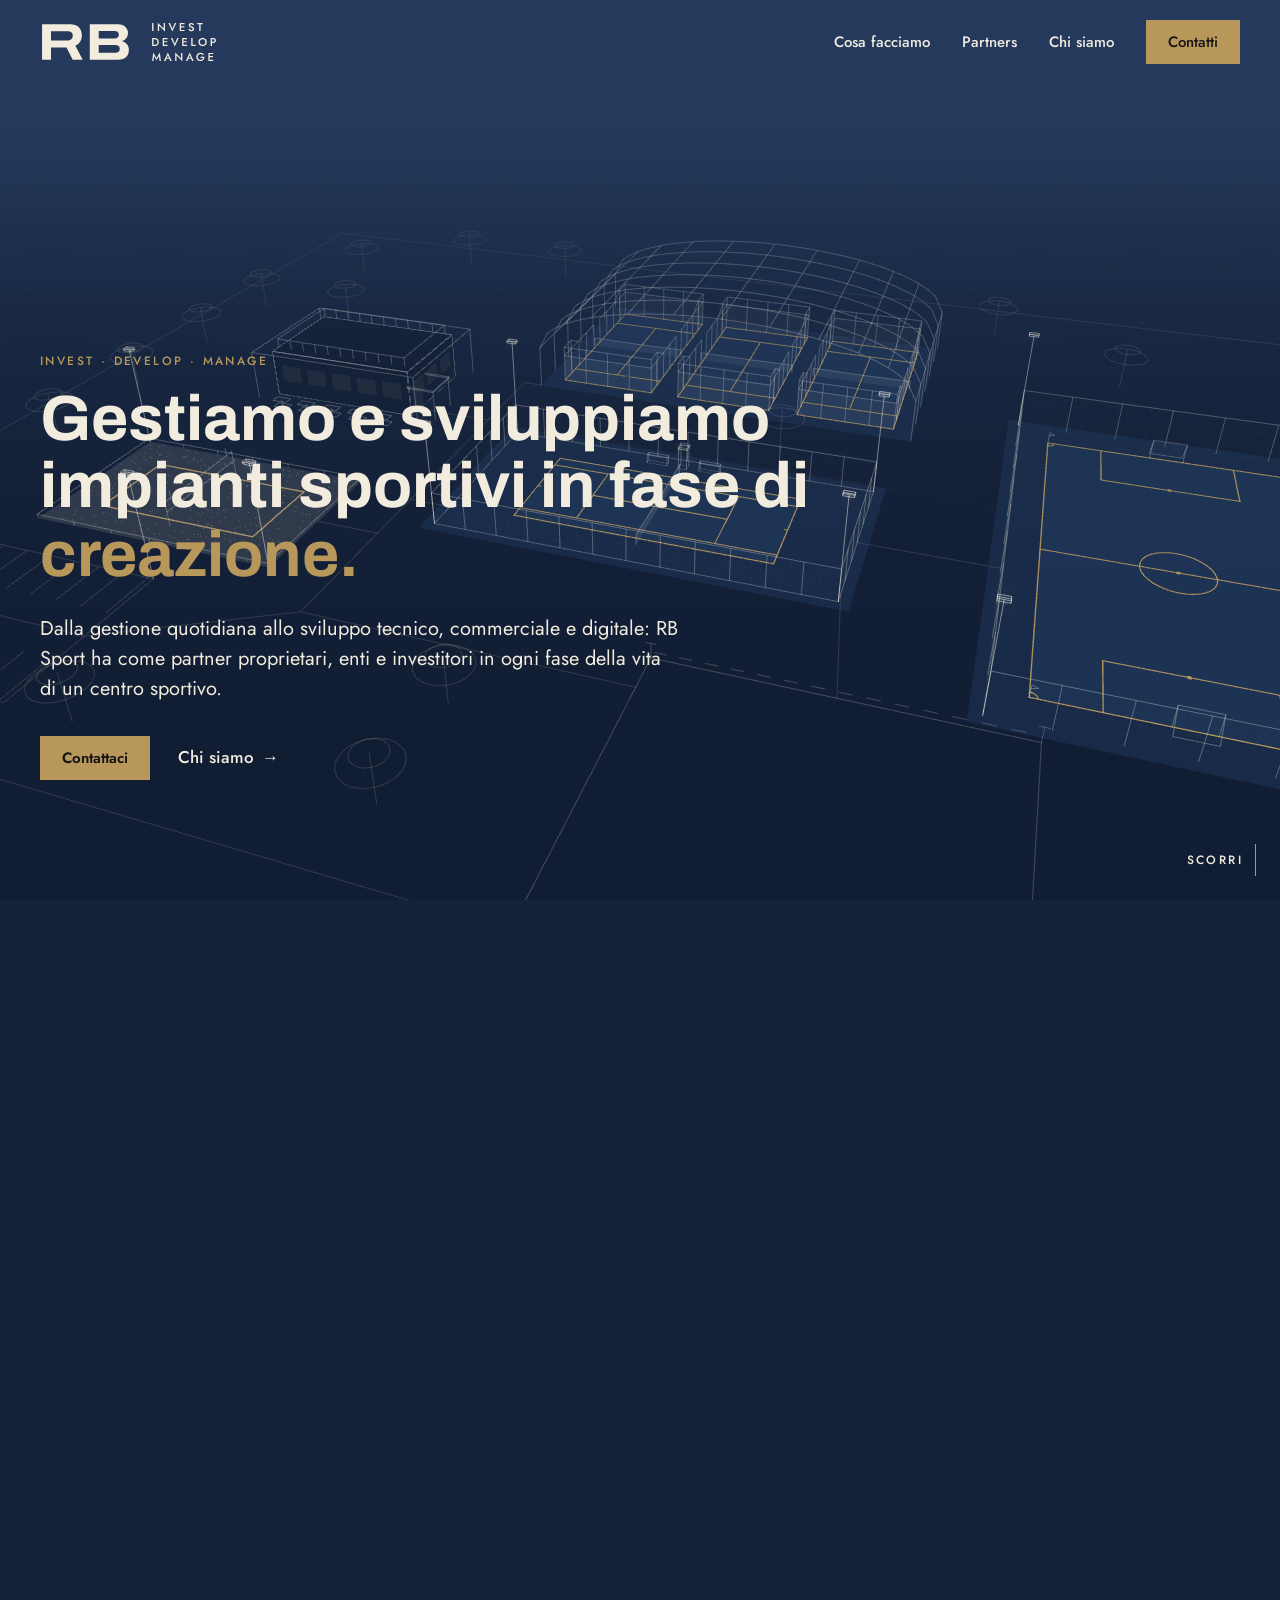
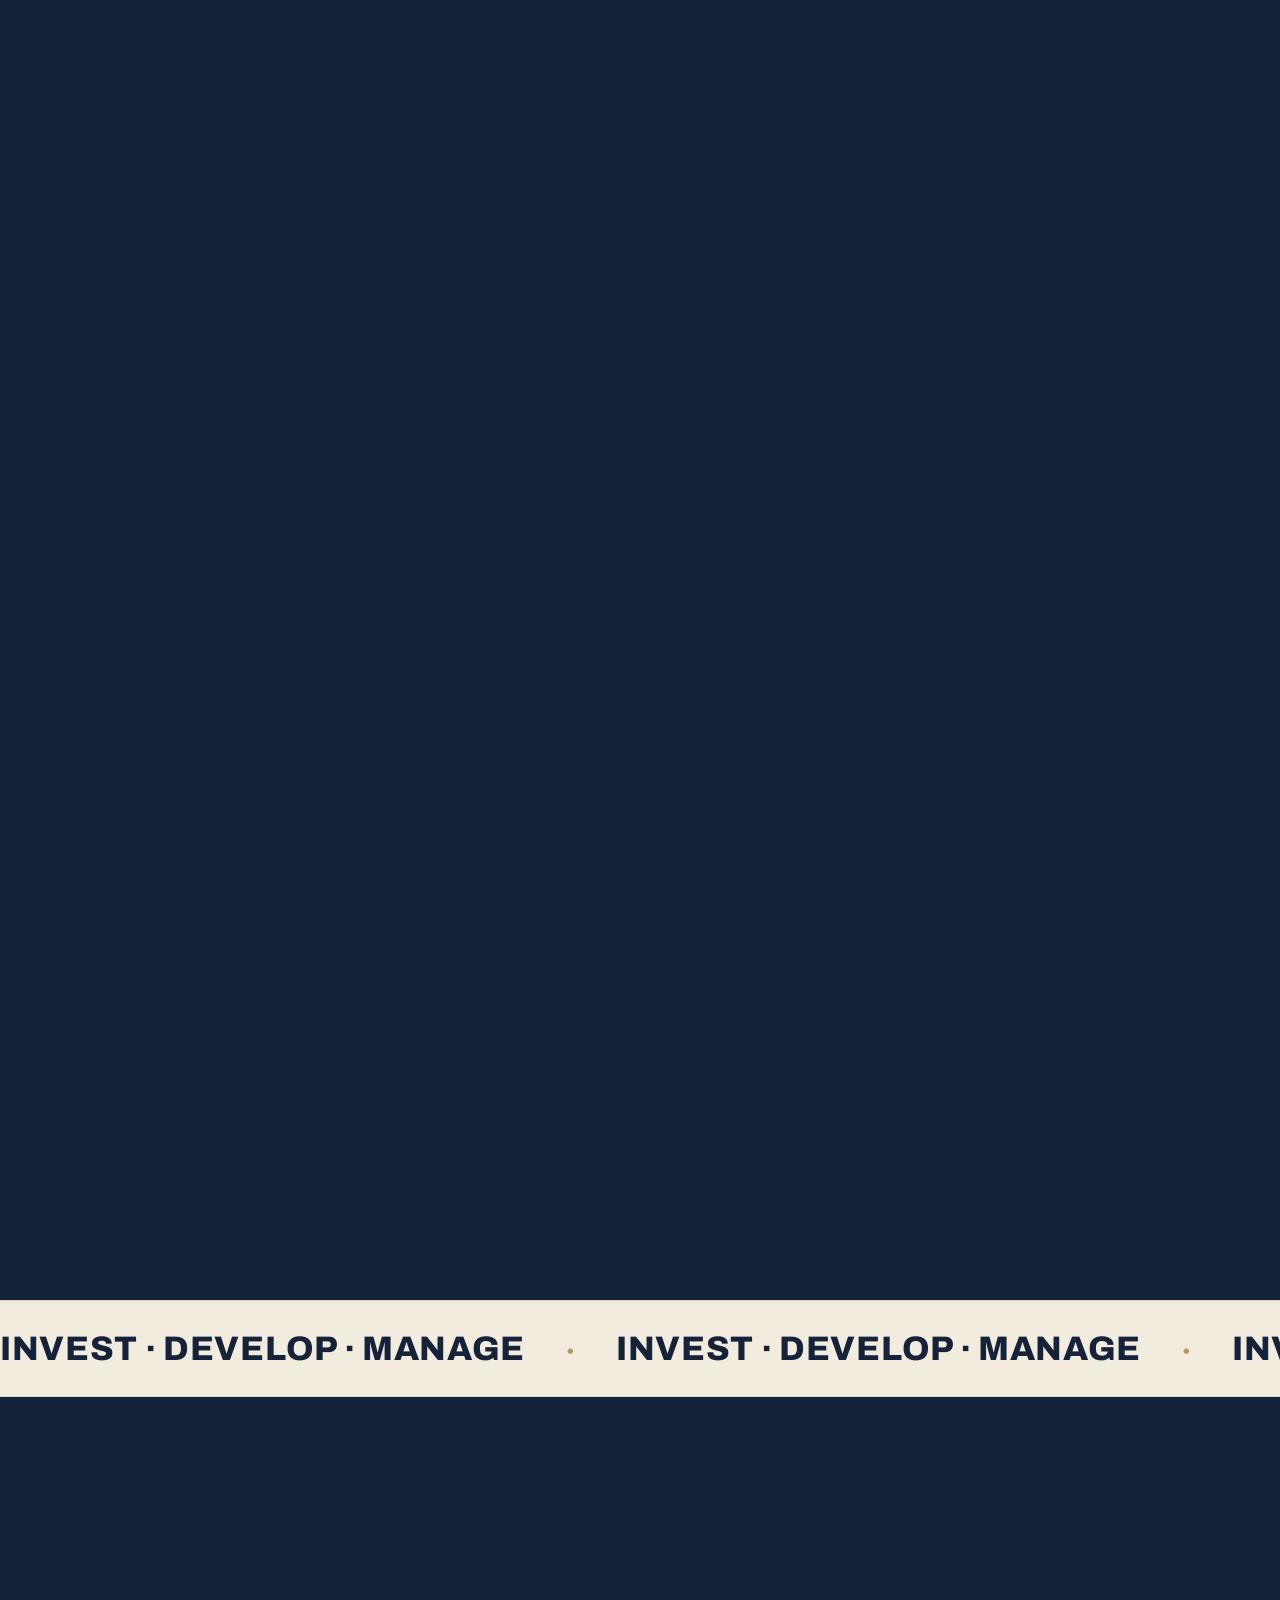
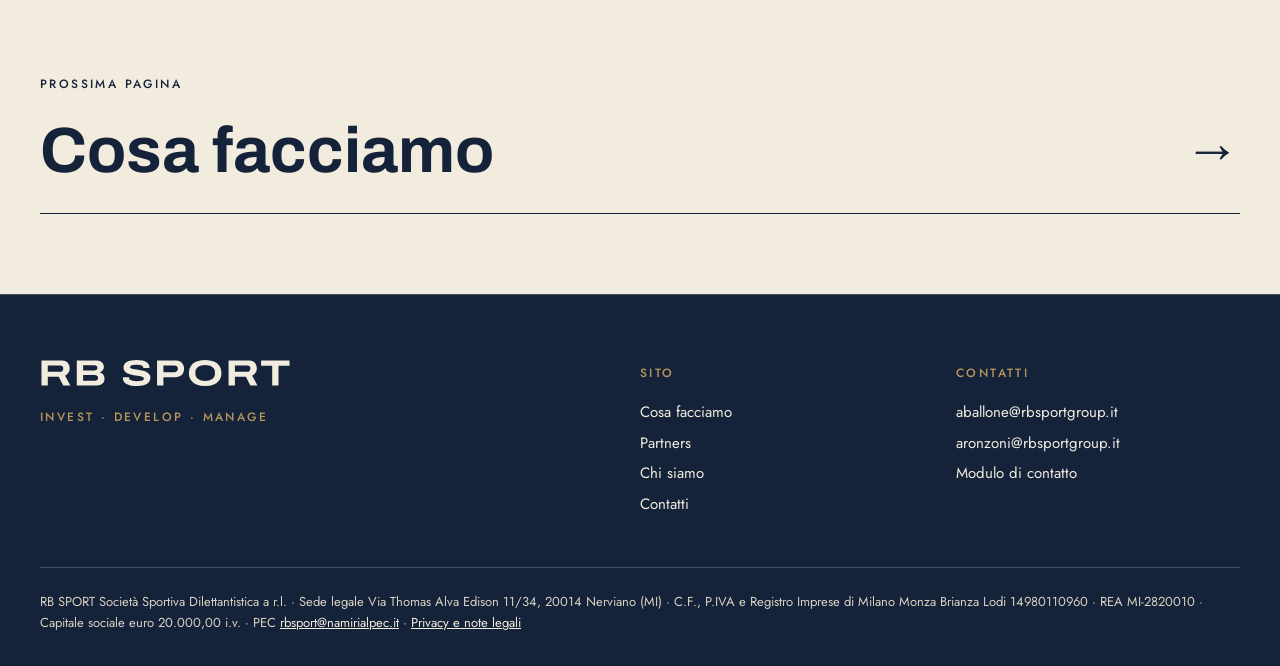
<file: index.html>
<!DOCTYPE html>
<html lang="it">
<head>
<meta charset="utf-8">
<meta name="viewport" content="width=device-width, initial-scale=1">
<title>RB Sport · Gestione e sviluppo di impianti sportivi</title>
<meta name="description" content="RB Sport è una società sportiva che gestisce e sviluppa impianti sportivi multisport per proprietari, Comuni e investitori.">
<link rel="canonical" href="https://rbsportgroup.it/">
<meta name="theme-color" content="#14223A">
<meta property="og:type" content="website">
<meta property="og:locale" content="it_IT">
<meta property="og:site_name" content="RB Sport">
<meta property="og:title" content="RB Sport · Gestione e sviluppo di impianti sportivi">
<meta property="og:description" content="RB Sport è una società sportiva che gestisce e sviluppa impianti sportivi multisport per proprietari, Comuni e investitori.">
<meta property="og:url" content="https://rbsportgroup.it/">
<meta property="og:image" content="https://rbsportgroup.it/og-rbsport.png">
<meta property="og:image:width" content="1200">
<meta property="og:image:height" content="630">
<meta name="twitter:card" content="summary_large_image">
<link rel="apple-touch-icon" href="rbsport_apple-touch-icon_180x180.png">
<script type="application/ld+json">{"@context": "https://schema.org", "@type": "SportsOrganization", "name": "RB Sport", "legalName": "RB SPORT Società Sportiva Dilettantistica a r.l.", "url": "https://rbsportgroup.it/", "logo": "https://rbsportgroup.it/rbsport_favicon.svg", "email": "aronzoni@rbsportgroup.it", "vatID": "IT14980110960", "taxID": "14980110960", "address": {"@type": "PostalAddress", "streetAddress": "Via Thomas Alva Edison 11/34", "postalCode": "20014", "addressLocality": "Nerviano", "addressRegion": "MI", "addressCountry": "IT"}, "founder": [{"@type": "Person", "name": "Andrea Ballone"}, {"@type": "Person", "name": "Andrea Ronzoni"}], "slogan": "Invest · Develop · Manage"}</script>
<link rel="icon" type="image/svg+xml" href="rbsport_favicon.svg">
<link rel="preload" href="archivo-latin-700-normal.woff2" as="font" type="font/woff2" crossorigin>
<link rel="preload" href="jost-latin-400-normal.woff2" as="font" type="font/woff2" crossorigin>
<link rel="stylesheet" href="site.css">
<script>try{if(sessionStorage.getItem('rb-arrive')==='index')document.documentElement.classList.add('arriving')}catch(e){}</script>
</head>
<body data-page="index">
<div class="curtain" aria-hidden="true"><div class="veil"></div><img class="mono" src="rbsport_monogramma_crema.svg" alt=""><div class="tag"><div class="wrap"><span class="label c-place"></span><span class="c-name"></span><span class="c-line"></span></div></div></div>
<a class="skip" href="#main">Vai al contenuto</a>
<canvas id="scene" aria-hidden="true"></canvas>
<header class="site-header">
  <div class="wrap">
    <a class="brand" href="index.html" aria-label="RB Sport, home">
      <img class="full" src="rbsport_orizzontale_crema.svg" alt="RB Sport" width="179" height="42">
      <img class="mono" src="rbsport_monogramma_crema.svg" alt="RB Sport" width="79" height="34">
    </a>
    <button class="menu-toggle" aria-expanded="false" aria-controls="nav">Menu</button>
    <nav class="nav" id="nav" aria-label="Navigazione principale">
      <ul><li><a href="cosa-facciamo.html">Cosa facciamo</a></li><li><a href="per-chi-lavoriamo.html">Partners</a></li><li><a href="chi-siamo.html">Chi siamo</a></li><li><a class="btn" href="contatti.html">Contatti</a></li></ul>
    </nav>
  </div>
  <div class="progress" aria-hidden="true"></div>
</header>
<main id="main">
  <section class="sec hero" data-cam data-hud="Vista d'insieme">
    <div class="wrap">
      <span class="label" data-reveal style="--d:0">Invest · Develop · Manage</span>
      <h1 class="display" data-reveal style="--d:1">
        <span class="sr-only">Gestiamo e sviluppiamo impianti sportivi in ogni fase della loro vita.</span>
        <span aria-hidden="true">Gestiamo e sviluppiamo impianti sportivi in fase di <span class="rot"><span class="rot-in"><span>creazione.</span><span>rilancio.</span><span>sviluppo.</span><span>crescita.</span><span>creazione.</span></span></span></span>
      </h1>
      <p class="lead" data-reveal style="--d:2;margin-top:24px">Dalla gestione quotidiana allo sviluppo tecnico, commerciale e digitale: RB Sport ha come partner proprietari, enti e investitori in ogni fase della vita di un centro sportivo.</p>
      <div class="actions" data-reveal style="--d:3">
        <a class="btn" href="contatti.html">Contattaci</a>
        <a class="link" href="chi-siamo.html">Chi siamo <span>→</span></a>
      </div>
    </div>
  </section>

  <section class="sec" data-cam data-hud="Il centro">
    <div class="wrap">
      <div class="panel" data-reveal>
        <span class="label">Cosa facciamo</span>
        <h2>Tre attività, un solo interlocutore</h2>
        <p class="lead">Uniamo competenze economiche, tecniche e gestionali, a 360° in ogni progetto.</p>
        <div class="actions"><a class="link" href="cosa-facciamo.html">Cosa facciamo <span>→</span></a></div>
      </div>
    </div>
  </section>

  <section class="sec right" data-cam data-fx="build" data-hud="Nuova area">
    <div class="wrap">
      <div class="panel pillar" data-reveal>
        <span class="pillar-en" aria-hidden="true">Invest</span>
        <h3>Investiamo</h3>
        <p>Valutiamo centri, aree e concessioni e costruiamo per ognuno un progetto sostenibile nel tempo.</p>
        <ul class="areas"><li>Creazione di nuovi centri</li><li>Progetti</li><li>Riqualificazione</li></ul>
      </div>
    </div>
  </section>
  <section class="sec" data-cam data-fx="lights play" data-hud="Padel coperto">
    <div class="wrap">
      <div class="panel pillar" data-reveal>
        <span class="pillar-en" aria-hidden="true">Develop</span>
        <h3>Sviluppiamo</h3>
        <p>Ampliamo l'offerta del centro e creiamo nuove occasioni per viverlo: attività sportive, eventi e collaborazioni.</p>
        <ul class="areas"><li>Attività sportive e academy</li><li>Partnership ed eventi</li><li>Marketing e strumenti digitali</li><li>Consulenza ai centri sportivi</li></ul>
      </div>
    </div>
  </section>
  <section class="sec right" data-cam data-fx="house" data-hud="Club house">
    <div class="wrap">
      <div class="panel pillar" data-reveal>
        <span class="pillar-en" aria-hidden="true">Manage</span>
        <h3>Gestiamo</h3>
        <p>Assicuriamo una gestione operativa diretta: presenza continua nella struttura, coordinamento dello staff e controllo delle attività.</p>
        <ul class="areas"><li>Gestione operativa</li><li>Amministrazione e fiscalità sportiva</li><li>Sviluppo commerciale</li></ul>
      </div>
    </div>
  </section>

  <div class="band" aria-hidden="true"><div class="band-track"><span>Invest · Develop · Manage</span><i>·</i><span>Invest · Develop · Manage</span><i>·</i><span>Invest · Develop · Manage</span><i>·</i><span>Invest · Develop · Manage</span><i>·</i></div></div>

  <section class="sec" data-cam data-fx="terr" data-hud="Territorio">
    <div class="wrap">
      <div class="panel crema wide" data-reveal>
        <span class="label">I nostri Partners</span>
        <h2>Al fianco di proprietari, enti e gestori di impianti sportivi</h2>
        <p class="lead">Centri da gestire, rilanciare o affittare, terreni da valorizzare, impianti pubblici in concessione. Sempre con attenzione al territorio in cui si trovano.</p>
        <ul class="who">
          <li><a href="per-chi-lavoriamo.html#comuni">Comuni ed enti</a></li>
          <li><a href="per-chi-lavoriamo.html#centri">Proprietari di centri</a></li>
          <li><a href="per-chi-lavoriamo.html#societa">Società e associazioni sportive</a></li>
          <li><a href="per-chi-lavoriamo.html#terreni">Proprietari di terreni</a></li>
          <li><a href="per-chi-lavoriamo.html#investitori">Investitori</a></li>
          <li><a href="per-chi-lavoriamo.html#partner">Partner e sponsor</a></li>
        </ul>
      </div>
    </div>
  </section>

  <section class="sec right" data-cam data-fx="lights play" data-hud="Campo centrale">
    <div class="wrap">
      <div class="panel" data-reveal>
        <span class="label">Contatti</span>
        <h2>Ogni impianto ha un progetto su misura</h2>
        <p class="lead">Progetti costruiti su misura, a partire dalle caratteristiche dell'impianto, del territorio e della domanda sportiva.</p>
        <div class="actions"><a class="btn" href="contatti.html">Scrivici</a></div>
      </div>
    </div>
  </section>
</main>
<nav class="next-page" aria-label="Pagina successiva"><a href="cosa-facciamo.html"><span class="wrap"><span class="label">Prossima pagina</span><span class="next-row"><span class="next-title">Cosa facciamo</span><span class="next-arrow" aria-hidden="true">→</span></span></span></a></nav>
<footer class="site-footer">
  <div class="wrap">
    <div class="top">
      <div>
        <img src="rbsport_logotipo_crema.svg" alt="RB Sport" width="252" height="28">
        <p class="label">Invest · Develop · Manage</p>
      </div>
      <div>
        <span class="label">Sito</span>
        <ul>
          <li><a href="cosa-facciamo.html">Cosa facciamo</a></li>
          <li><a href="per-chi-lavoriamo.html">Partners</a></li>
          <li><a href="chi-siamo.html">Chi siamo</a></li>
          <li><a href="contatti.html">Contatti</a></li>
        </ul>
      </div>
      <div>
        <span class="label">Contatti</span>
        <ul>
          <li><a href="mailto:aballone@rbsportgroup.it">aballone@rbsportgroup.it</a></li>
          <li><a href="mailto:aronzoni@rbsportgroup.it">aronzoni@rbsportgroup.it</a></li>
          <li><a href="contatti.html">Modulo di contatto</a></li>
        </ul>
      </div>
    </div>
    <p class="legal-line">RB SPORT Società Sportiva Dilettantistica a r.l. · Sede legale Via Thomas Alva Edison 11/34, 20014 Nerviano (MI) · C.F., P.IVA e Registro Imprese di Milano Monza Brianza Lodi 14980110960 · REA MI-2820010 · Capitale sociale euro 20.000,00 i.v. · PEC <a href="mailto:rbsport@namirialpec.it">rbsport@namirialpec.it</a> · <a href="privacy.html">Privacy e note legali</a></p>
  </div>
</footer>
<div class="hint" aria-hidden="true">Scorri</div>
<div class="mobile-cta"><a class="btn" href="contatti.html">Contattaci</a></div>
<script type="application/json" id="cam">{"keys": [[58, 64, 98, 0, 0, -8], [-34, 36, 58, -16, 0, -12], [48, 15, 62, 20, 0, 33], [24, 12, -6, -4, 2.5, -33], [-6, 7, 13, -32, 2.4, -20], [-170, 200, 190, 0, 0, -10], [16.5, 1.6, 2.2, -10, 1.1, -0.8]], "day": true}</script>
<script type="application/json" id="places">{"index": {"name": "Home", "place": "Il centro", "area": "tutto", "key": [58, 64, 98, 0, 0, -8]}, "cosa-facciamo": {"name": "Cosa facciamo", "place": "Pianta del centro", "area": "calcio", "key": [22, 128, 2, 22, 0, -8]}, "per-chi-lavoriamo": {"name": "Partners", "place": "Padel coperto", "area": "padel", "key": [-30, 15, -4, -4, 3, -33]}, "chi-siamo": {"name": "Chi siamo", "place": "Beach volley", "area": "beach", "key": [-24, 1.75, 25, -41, 1.3, 11]}, "contatti": {"name": "Contatti", "place": "Ingresso", "area": "ingresso", "key": [-22, 13, 72, -50, 1, 34]}, "privacy": {"name": "Privacy e note legali", "place": "Vista dall'alto", "area": "tutto", "key": [0, 95, 120, 0, 0, -8]}}</script>
<script src="lenis.min.js" defer></script>
<script src="main.js" defer></script>
<script type="module" src="world.js"></script>
</body>
</html>
</file>
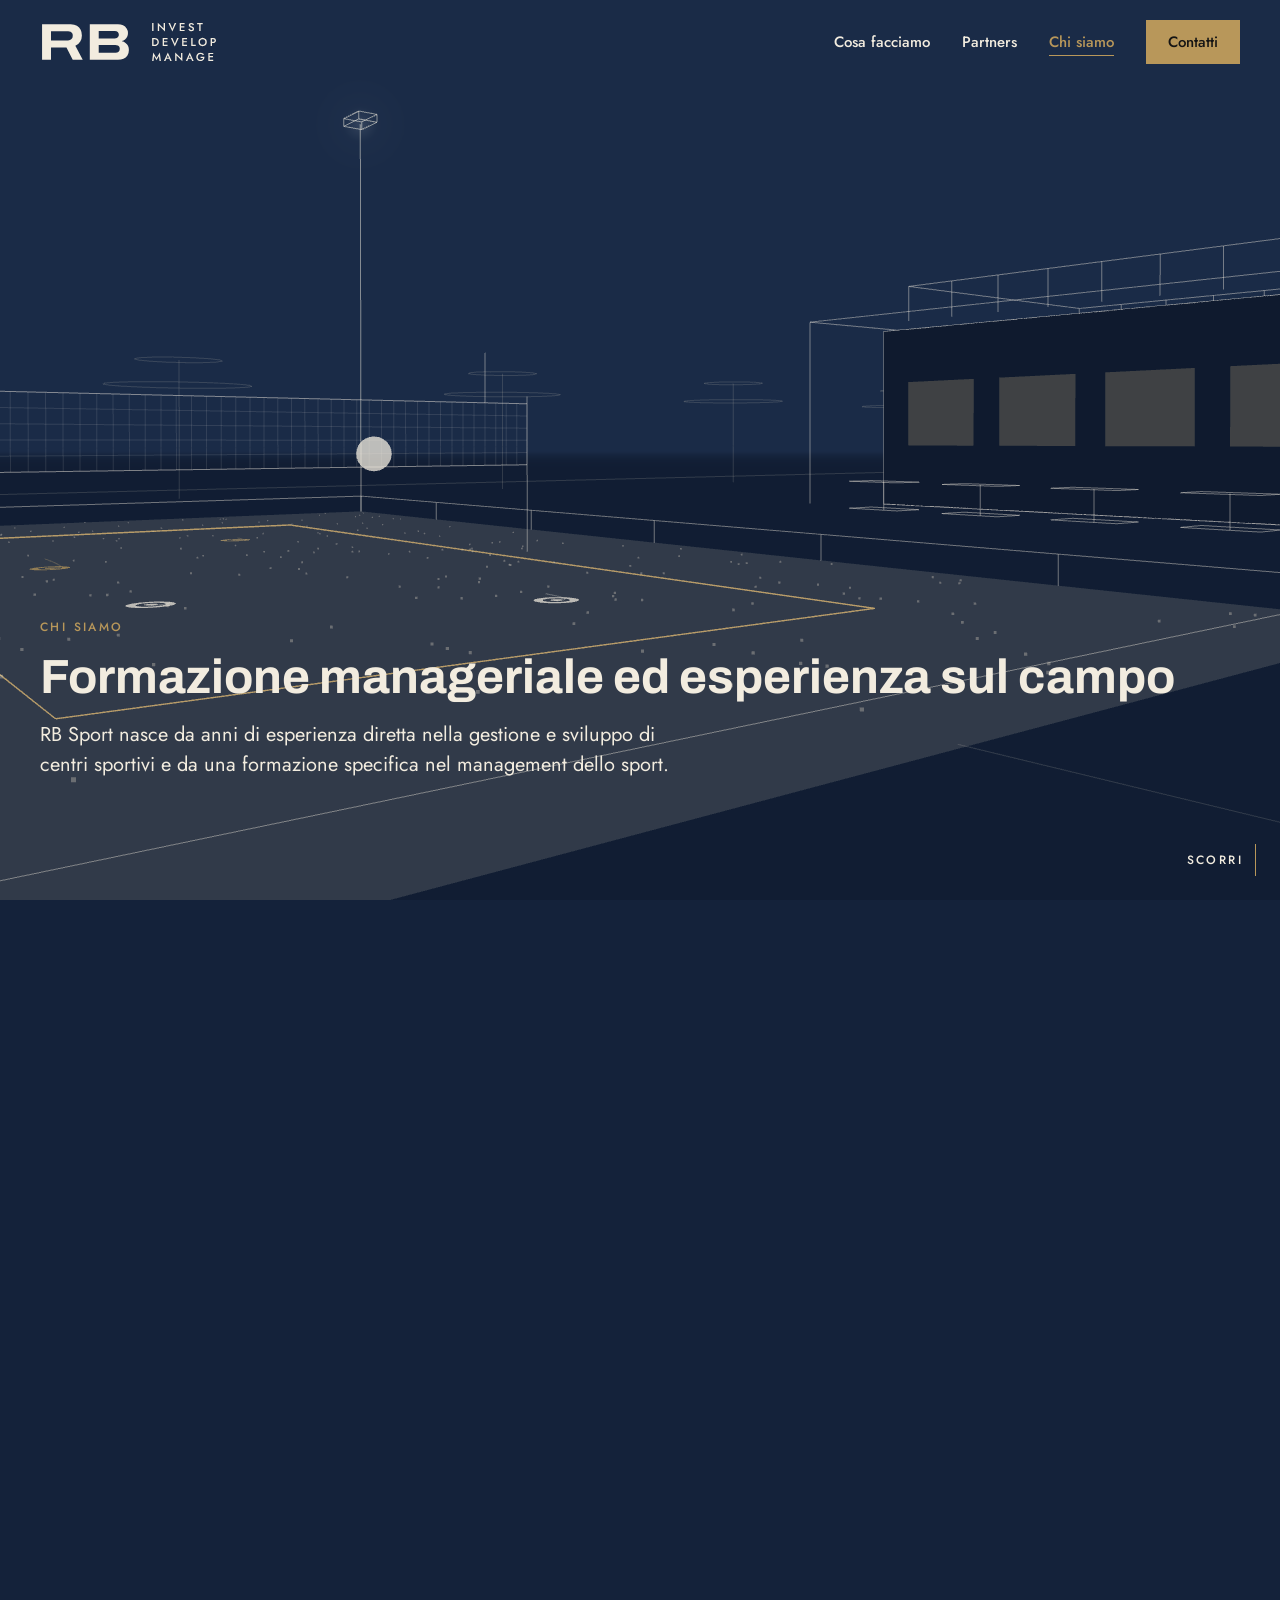
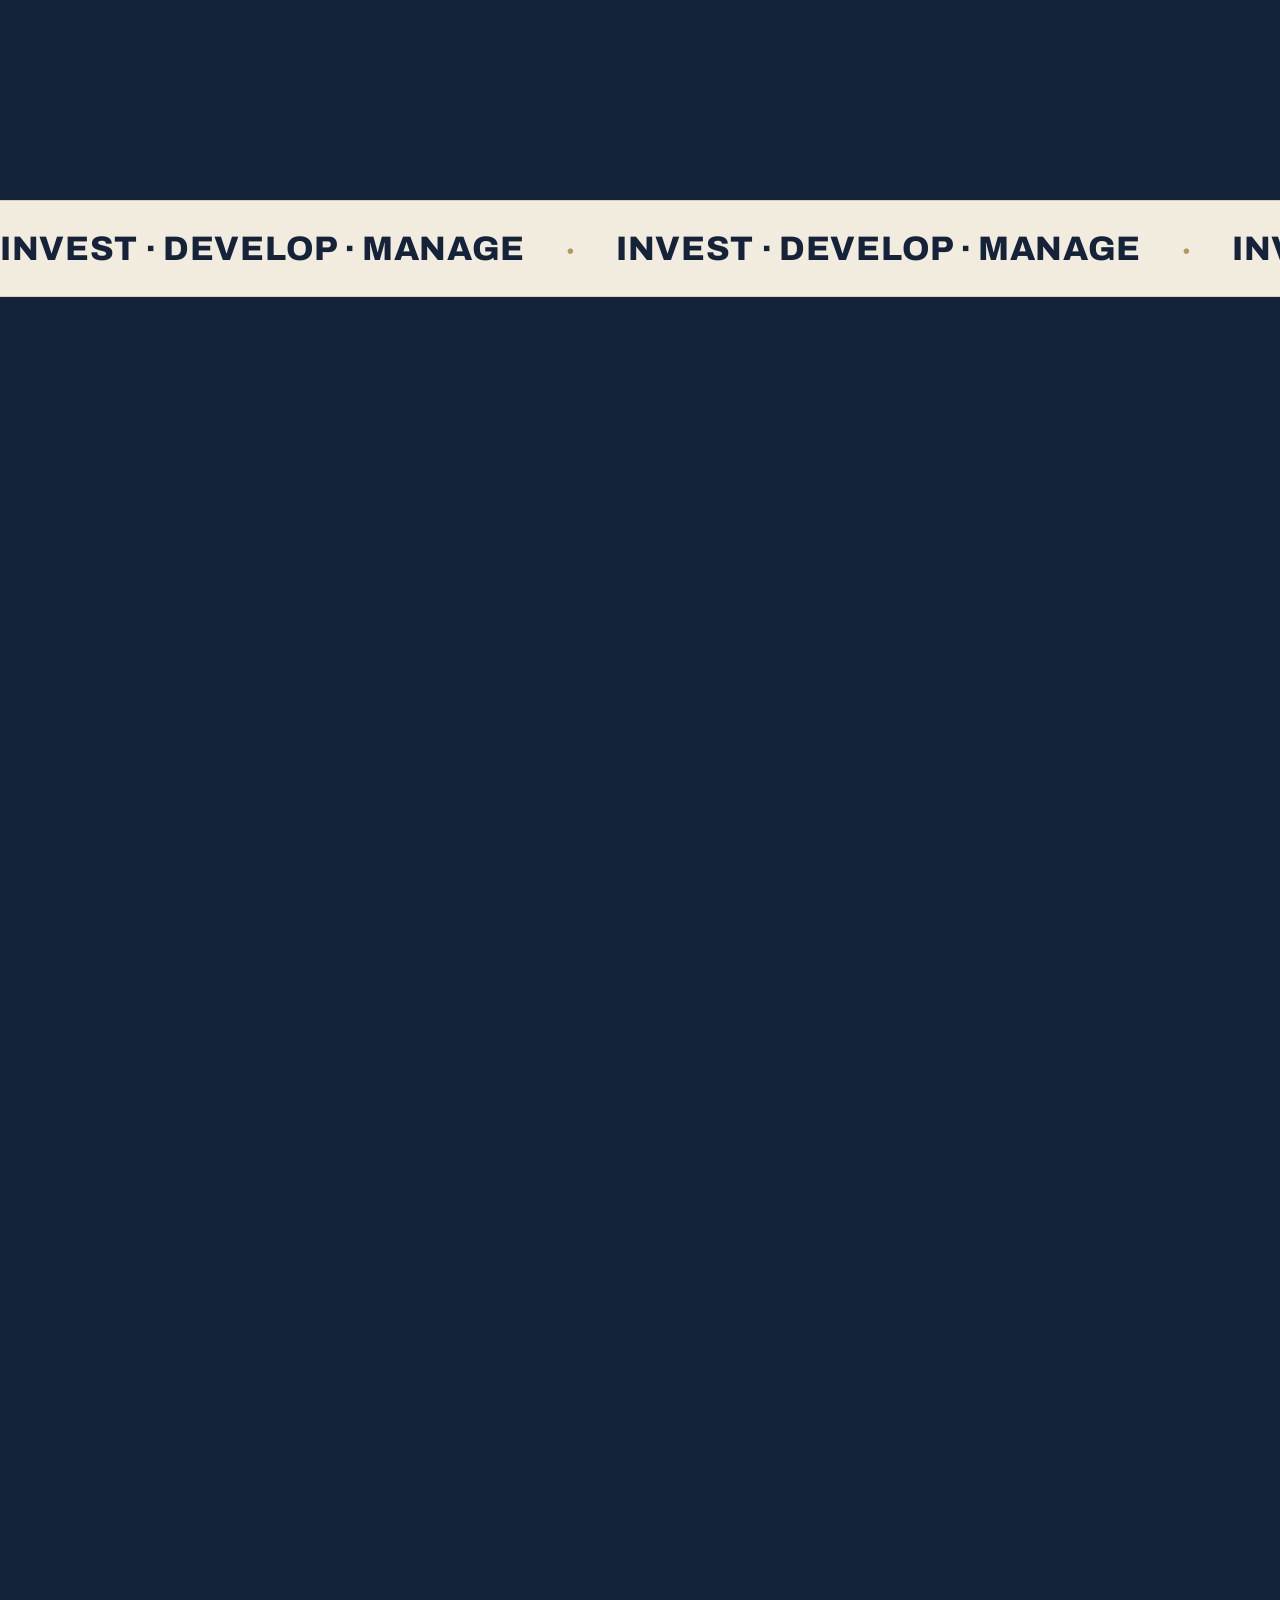
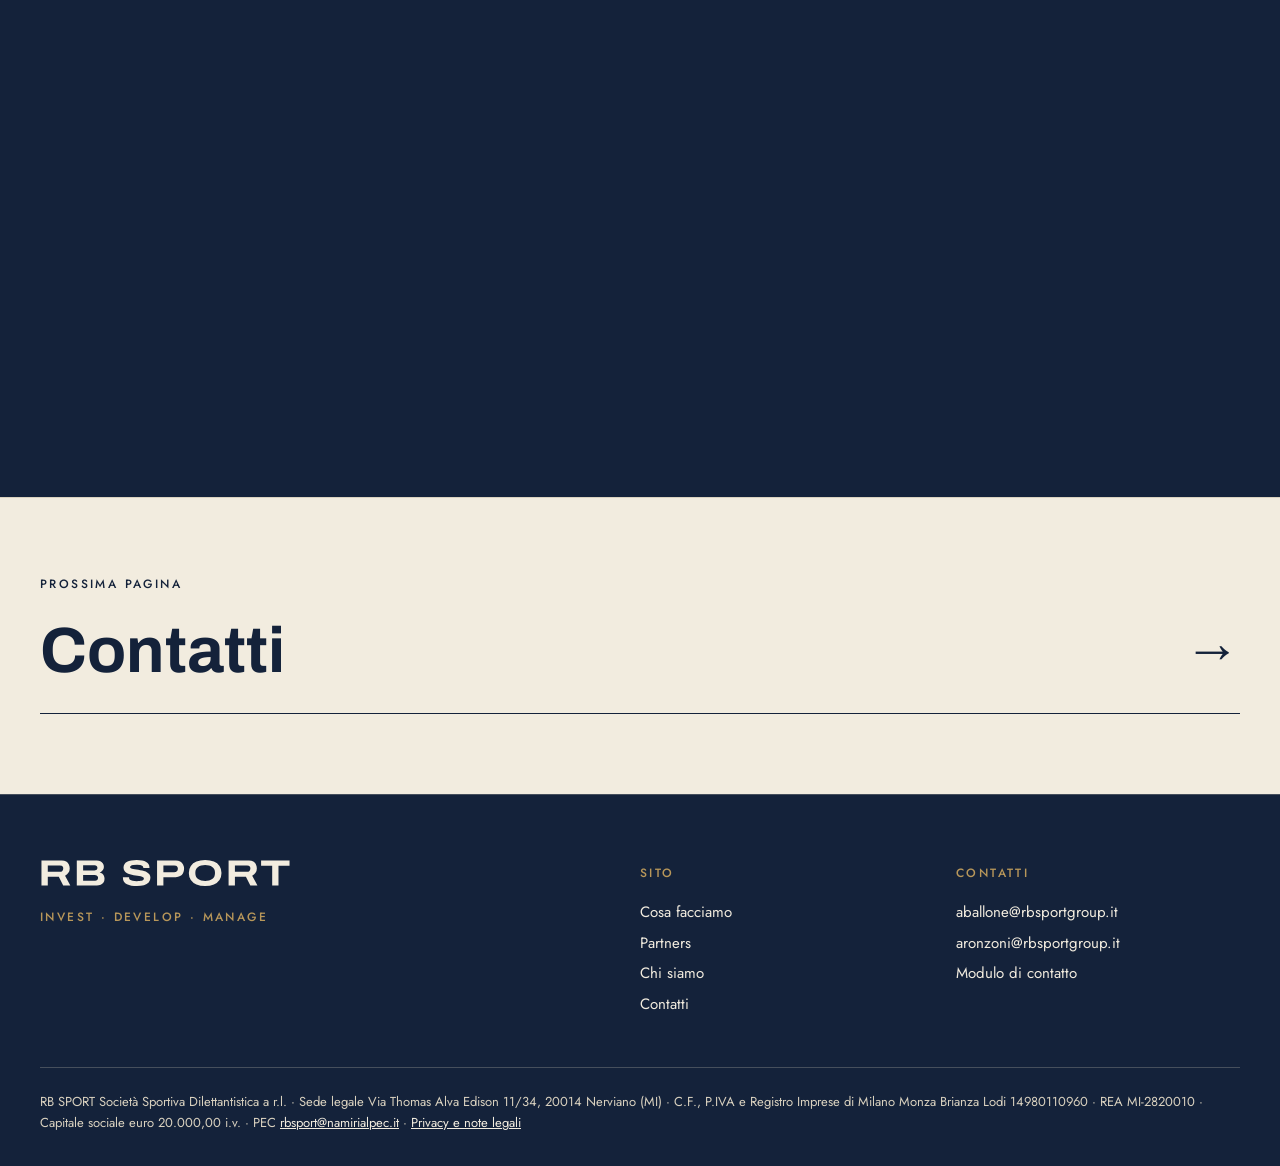
<file: chi-siamo.html>
<!DOCTYPE html>
<html lang="it">
<head>
<meta charset="utf-8">
<meta name="viewport" content="width=device-width, initial-scale=1">
<title>Chi siamo · RB Sport</title>
<meta name="description" content="RB SPORT SSD a r.l., fondata da Andrea Ballone e Andrea Ronzoni: formazione manageriale, qualifiche federali ed esperienza nella gestione di centri sportivi.">
<link rel="canonical" href="https://rbsportgroup.it/chi-siamo.html">
<meta name="theme-color" content="#14223A">
<meta property="og:type" content="website">
<meta property="og:locale" content="it_IT">
<meta property="og:site_name" content="RB Sport">
<meta property="og:title" content="Chi siamo · RB Sport">
<meta property="og:description" content="RB SPORT SSD a r.l., fondata da Andrea Ballone e Andrea Ronzoni: formazione manageriale, qualifiche federali ed esperienza nella gestione di centri sportivi.">
<meta property="og:url" content="https://rbsportgroup.it/chi-siamo.html">
<meta property="og:image" content="https://rbsportgroup.it/og-rbsport.png">
<meta property="og:image:width" content="1200">
<meta property="og:image:height" content="630">
<meta name="twitter:card" content="summary_large_image">
<link rel="apple-touch-icon" href="rbsport_apple-touch-icon_180x180.png">
<link rel="icon" type="image/svg+xml" href="rbsport_favicon.svg">
<link rel="preload" href="archivo-latin-700-normal.woff2" as="font" type="font/woff2" crossorigin>
<link rel="preload" href="jost-latin-400-normal.woff2" as="font" type="font/woff2" crossorigin>
<link rel="stylesheet" href="site.css">
<script>try{if(sessionStorage.getItem('rb-arrive')==='chi-siamo')document.documentElement.classList.add('arriving')}catch(e){}</script>
</head>
<body data-page="chi-siamo">
<div class="curtain" aria-hidden="true"><div class="veil"></div><img class="mono" src="rbsport_monogramma_crema.svg" alt=""><div class="tag"><div class="wrap"><span class="label c-place"></span><span class="c-name"></span><span class="c-line"></span></div></div></div>
<a class="skip" href="#main">Vai al contenuto</a>
<canvas id="scene" aria-hidden="true"></canvas>
<header class="site-header">
  <div class="wrap">
    <a class="brand" href="index.html" aria-label="RB Sport, home">
      <img class="full" src="rbsport_orizzontale_crema.svg" alt="RB Sport" width="179" height="42">
      <img class="mono" src="rbsport_monogramma_crema.svg" alt="RB Sport" width="79" height="34">
    </a>
    <button class="menu-toggle" aria-expanded="false" aria-controls="nav">Menu</button>
    <nav class="nav" id="nav" aria-label="Navigazione principale">
      <ul><li><a href="cosa-facciamo.html">Cosa facciamo</a></li><li><a href="per-chi-lavoriamo.html">Partners</a></li><li><a href="chi-siamo.html" aria-current="page">Chi siamo</a></li><li><a class="btn" href="contatti.html">Contatti</a></li></ul>
    </nav>
  </div>
  <div class="progress" aria-hidden="true"></div>
</header>
<main id="main">
  <section class="sec page-hero" data-cam data-fx="play" data-hud="Beach volley">
    <div class="wrap">
      <span class="label" data-reveal style="--d:0">Chi siamo</span>
      <h1 data-reveal style="--d:1">Formazione manageriale ed esperienza sul campo</h1>
      <p class="lead" data-reveal style="--d:2;margin-top:16px">RB Sport nasce da anni di esperienza diretta nella gestione e sviluppo di centri sportivi e da una formazione specifica nel management dello sport.</p>
    </div>
  </section>

  <section class="sec right" data-cam data-fx="house" data-hud="Club house">
    <div class="wrap">
      <div class="panel wide" data-reveal>
        <span class="label">Fondatori</span>
        <h2>Le persone</h2>
        <p class="lead">Formazione economica e manageriale, qualifiche federali da dirigente sportivo, esperienza quotidiana nei centri.</p>
        <div class="people">
          <div class="person"><h3>Andrea Ballone</h3><span class="role">Founder</span><ul><li>Bachelor in Economics</li><li>MBA Strategy and Management</li><li>Dirigente sportivo FITP di 1° e 2° grado</li></ul><p>Strategia dei progetti e modelli di business sostenibili.</p></div>
          <div class="person"><h3>Andrea Ronzoni</h3><span class="role">Founder</span><ul><li>Bachelor in Economics</li><li>MSc Entrepreneurship &amp; Innovation</li><li>Dirigente sportivo FITP di 1° e 2° grado</li></ul><p>Sviluppo imprenditoriale, crescita e innovazione dei centri.</p></div>
        </div>
      </div>
    </div>
  </section>

  <div class="band" aria-hidden="true"><div class="band-track"><span>Invest · Develop · Manage</span><i>·</i><span>Invest · Develop · Manage</span><i>·</i><span>Invest · Develop · Manage</span><i>·</i><span>Invest · Develop · Manage</span><i>·</i></div></div>

  <section class="sec" data-cam data-fx="lights" data-hud="Vista d'insieme">
    <div class="wrap">
      <div class="panel crema" data-reveal>
        <span class="label">Valori</span>
        <h2>Come lavoriamo</h2>
        <div class="values">
          <div><span class="n">01</span><h4>Numeri prima delle opinioni</h4><p>Ogni scelta parte dai conti del centro e viene verificata nel tempo.</p></div>
          <div><span class="n">02</span><h4>Innovazione</h4><p>Portiamo strumenti digitali, dati e nuovi format nella gestione dei centri sportivi.</p></div>
          <div><span class="n">03</span><h4>Rapporti lunghi</h4><p>Costruiamo collaborazioni di lungo periodo, basate su fiducia e trasparenza.</p></div>
        </div>
      </div>
    </div>
  </section>

  <section class="sec right" data-cam data-fx="lights play" data-hud="Campo centrale">
    <div class="wrap">
      <div class="panel" data-reveal>
        <span class="label">Contatti</span>
        <h2>Ogni impianto ha un progetto su misura</h2>
        <p class="lead">Progetti costruiti su misura, a partire dalle caratteristiche dell'impianto, del territorio e della domanda sportiva.</p>
        <div class="actions"><a class="btn" href="contatti.html">Scrivici</a></div>
      </div>
    </div>
  </section>
</main>
<nav class="next-page" aria-label="Pagina successiva"><a href="contatti.html"><span class="wrap"><span class="label">Prossima pagina</span><span class="next-row"><span class="next-title">Contatti</span><span class="next-arrow" aria-hidden="true">→</span></span></span></a></nav>
<footer class="site-footer">
  <div class="wrap">
    <div class="top">
      <div>
        <img src="rbsport_logotipo_crema.svg" alt="RB Sport" width="252" height="28">
        <p class="label">Invest · Develop · Manage</p>
      </div>
      <div>
        <span class="label">Sito</span>
        <ul>
          <li><a href="cosa-facciamo.html">Cosa facciamo</a></li>
          <li><a href="per-chi-lavoriamo.html">Partners</a></li>
          <li><a href="chi-siamo.html">Chi siamo</a></li>
          <li><a href="contatti.html">Contatti</a></li>
        </ul>
      </div>
      <div>
        <span class="label">Contatti</span>
        <ul>
          <li><a href="mailto:aballone@rbsportgroup.it">aballone@rbsportgroup.it</a></li>
          <li><a href="mailto:aronzoni@rbsportgroup.it">aronzoni@rbsportgroup.it</a></li>
          <li><a href="contatti.html">Modulo di contatto</a></li>
        </ul>
      </div>
    </div>
    <p class="legal-line">RB SPORT Società Sportiva Dilettantistica a r.l. · Sede legale Via Thomas Alva Edison 11/34, 20014 Nerviano (MI) · C.F., P.IVA e Registro Imprese di Milano Monza Brianza Lodi 14980110960 · REA MI-2820010 · Capitale sociale euro 20.000,00 i.v. · PEC <a href="mailto:rbsport@namirialpec.it">rbsport@namirialpec.it</a> · <a href="privacy.html">Privacy e note legali</a></p>
  </div>
</footer>
<div class="hint" aria-hidden="true">Scorri</div>
<div class="mobile-cta"><a class="btn" href="contatti.html">Contattaci</a></div>
<script type="application/json" id="cam">{"keys": [[-24, 1.75, 25, -41, 1.3, 11], [-22, 1.75, -1, -34, 2.6, -11], [-14, 1.75, 6, 4, 1.2, -1], [16.5, 1.6, 2.2, -10, 1.1, -0.8]], "style": "walk"}</script>
<script type="application/json" id="places">{"index": {"name": "Home", "place": "Il centro", "area": "tutto", "key": [58, 64, 98, 0, 0, -8]}, "cosa-facciamo": {"name": "Cosa facciamo", "place": "Pianta del centro", "area": "calcio", "key": [22, 128, 2, 22, 0, -8]}, "per-chi-lavoriamo": {"name": "Partners", "place": "Padel coperto", "area": "padel", "key": [-30, 15, -4, -4, 3, -33]}, "chi-siamo": {"name": "Chi siamo", "place": "Beach volley", "area": "beach", "key": [-24, 1.75, 25, -41, 1.3, 11]}, "contatti": {"name": "Contatti", "place": "Ingresso", "area": "ingresso", "key": [-22, 13, 72, -50, 1, 34]}, "privacy": {"name": "Privacy e note legali", "place": "Vista dall'alto", "area": "tutto", "key": [0, 95, 120, 0, 0, -8]}}</script>
<script src="lenis.min.js" defer></script>
<script src="main.js" defer></script>
<script type="module" src="world.js"></script>
</body>
</html>
</file>
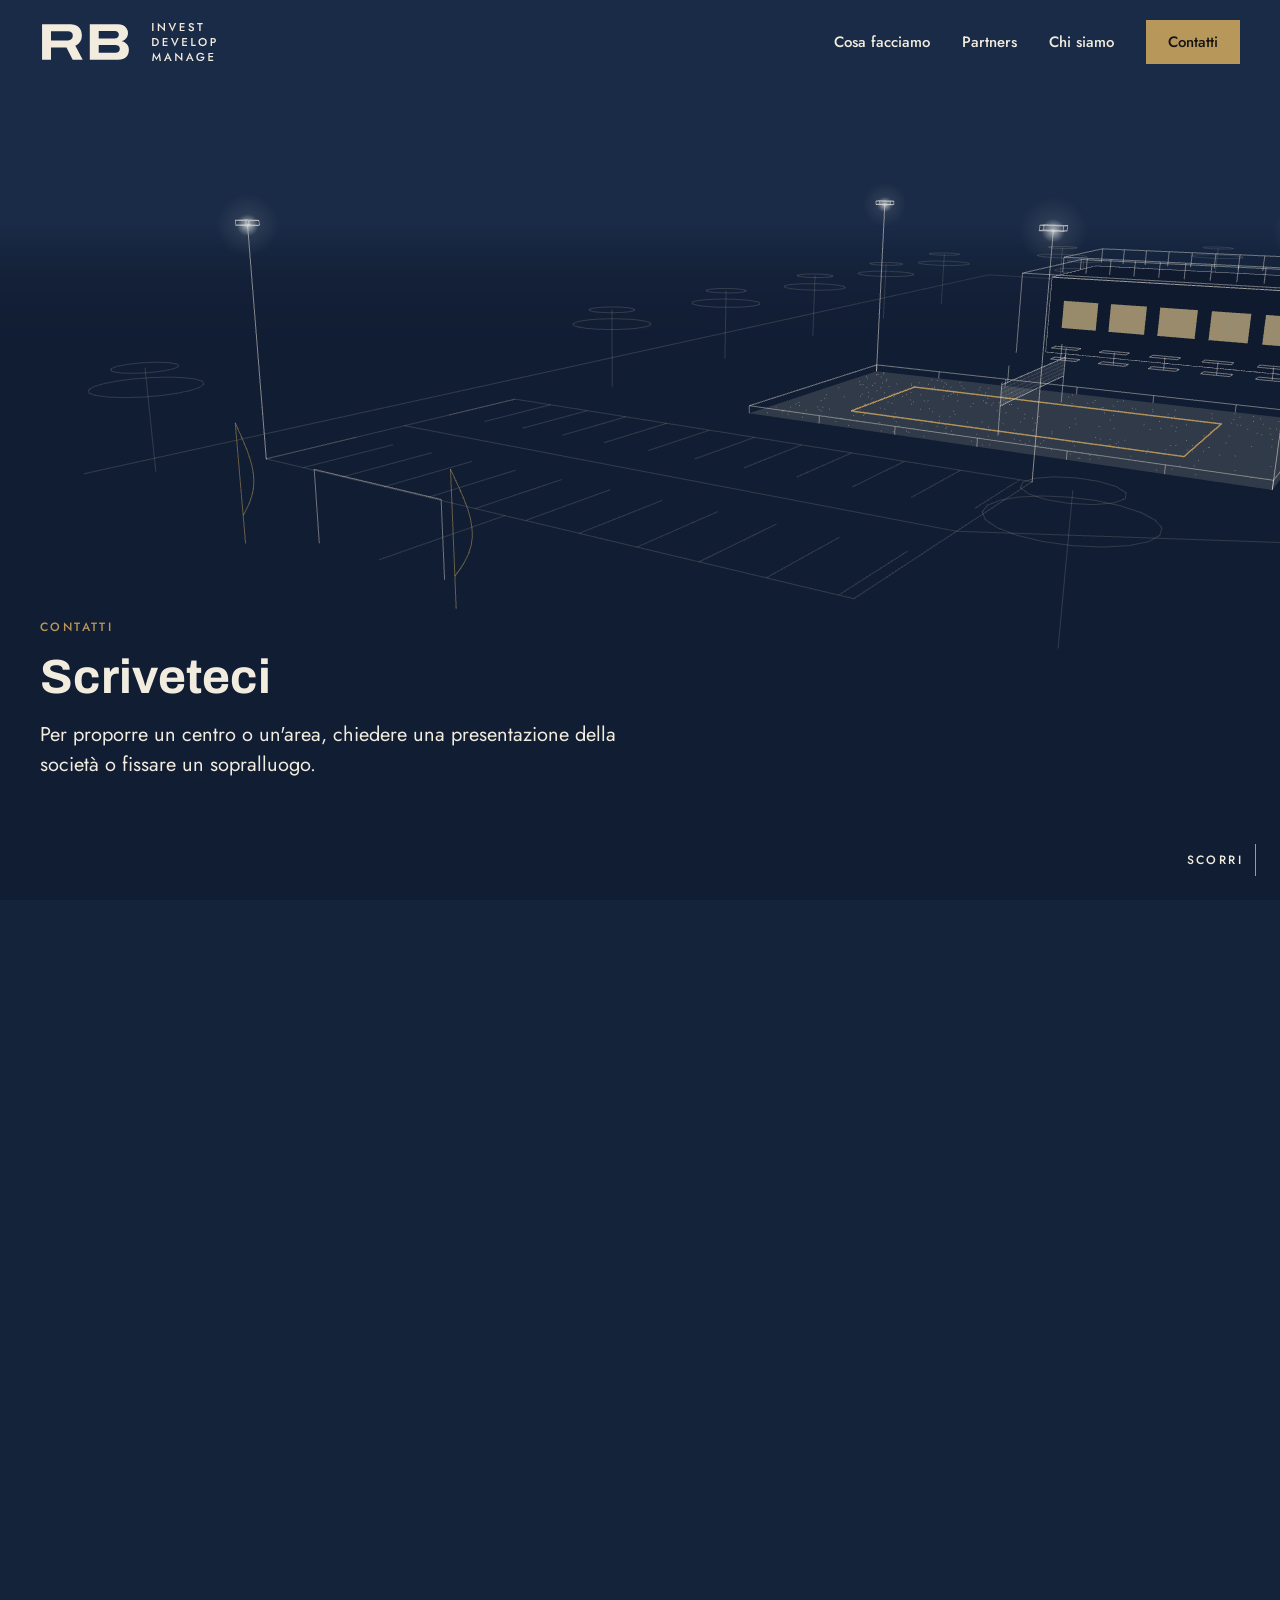
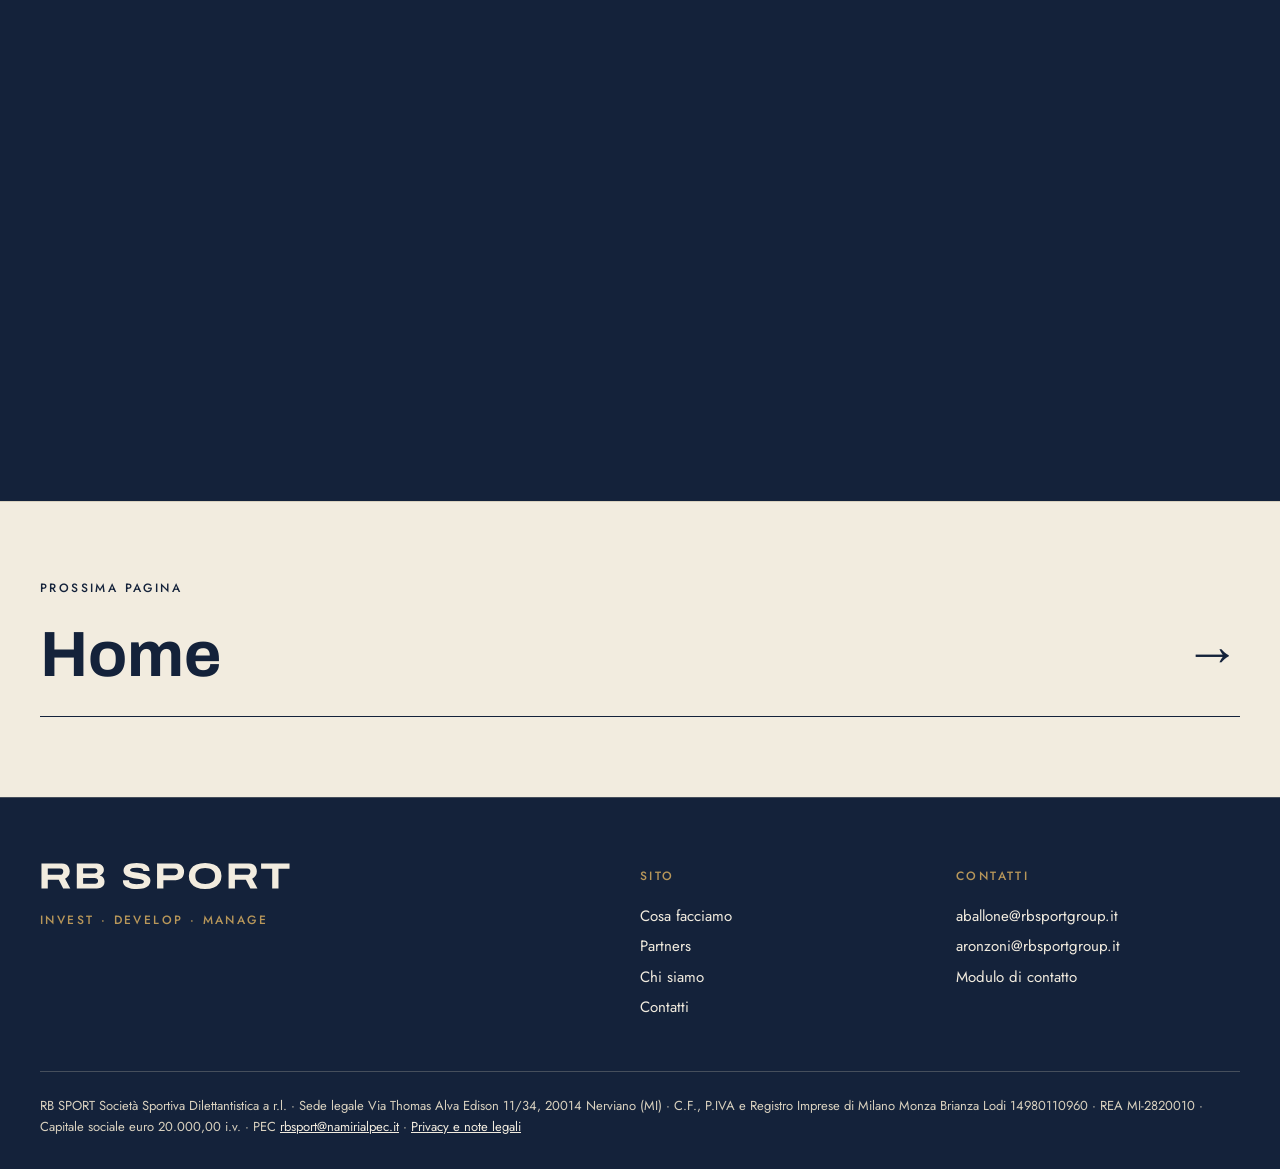
<file: contatti.html>
<!DOCTYPE html>
<html lang="it">
<head>
<meta charset="utf-8">
<meta name="viewport" content="width=device-width, initial-scale=1">
<title>Contatti · RB Sport</title>
<meta name="description" content="Email e modulo di contatto di RB SPORT SSD a r.l. per proporre un centro sportivo, un'area o una collaborazione a Milano e in Lombardia.">
<link rel="canonical" href="https://rbsportgroup.it/contatti.html">
<meta name="theme-color" content="#14223A">
<meta property="og:type" content="website">
<meta property="og:locale" content="it_IT">
<meta property="og:site_name" content="RB Sport">
<meta property="og:title" content="Contatti · RB Sport">
<meta property="og:description" content="Email e modulo di contatto di RB SPORT SSD a r.l. per proporre un centro sportivo, un'area o una collaborazione a Milano e in Lombardia.">
<meta property="og:url" content="https://rbsportgroup.it/contatti.html">
<meta property="og:image" content="https://rbsportgroup.it/og-rbsport.png">
<meta property="og:image:width" content="1200">
<meta property="og:image:height" content="630">
<meta name="twitter:card" content="summary_large_image">
<link rel="apple-touch-icon" href="rbsport_apple-touch-icon_180x180.png">
<link rel="icon" type="image/svg+xml" href="rbsport_favicon.svg">
<link rel="preload" href="archivo-latin-700-normal.woff2" as="font" type="font/woff2" crossorigin>
<link rel="preload" href="jost-latin-400-normal.woff2" as="font" type="font/woff2" crossorigin>
<link rel="stylesheet" href="site.css">
<script>try{if(sessionStorage.getItem('rb-arrive')==='contatti')document.documentElement.classList.add('arriving')}catch(e){}</script>
</head>
<body data-page="contatti">
<div class="curtain" aria-hidden="true"><div class="veil"></div><img class="mono" src="rbsport_monogramma_crema.svg" alt=""><div class="tag"><div class="wrap"><span class="label c-place"></span><span class="c-name"></span><span class="c-line"></span></div></div></div>
<a class="skip" href="#main">Vai al contenuto</a>
<canvas id="scene" aria-hidden="true"></canvas>
<header class="site-header">
  <div class="wrap">
    <a class="brand" href="index.html" aria-label="RB Sport, home">
      <img class="full" src="rbsport_orizzontale_crema.svg" alt="RB Sport" width="179" height="42">
      <img class="mono" src="rbsport_monogramma_crema.svg" alt="RB Sport" width="79" height="34">
    </a>
    <button class="menu-toggle" aria-expanded="false" aria-controls="nav">Menu</button>
    <nav class="nav" id="nav" aria-label="Navigazione principale">
      <ul><li><a href="cosa-facciamo.html">Cosa facciamo</a></li><li><a href="per-chi-lavoriamo.html">Partners</a></li><li><a href="chi-siamo.html">Chi siamo</a></li><li><a class="btn" href="contatti.html" aria-current="page">Contatti</a></li></ul>
    </nav>
  </div>
  <div class="progress" aria-hidden="true"></div>
</header>
<main id="main">
  <section class="sec page-hero" data-cam data-fx="lights house" data-hud="Ingresso">
    <div class="wrap">
      <span class="label" data-reveal style="--d:0">Contatti</span>
      <h1 data-reveal style="--d:1">Scriveteci</h1>
      <p class="lead" data-reveal style="--d:2;margin-top:16px">Per proporre un centro o un'area, chiedere una presentazione della società o fissare un sopralluogo.</p>
    </div>
  </section>

  <section class="sec right" data-cam data-fx="lights house" data-hud="Club house">
    <div class="wrap">
      <div class="panel crema wide" data-reveal>
        <h2 style="margin-bottom:8px">Modulo di contatto</h2>
        <p style="margin-bottom:24px">Rispondiamo all'indirizzo email che indicate.</p>
        <form id="contact-form" action="https://formspree.io/f/mqpqdzkq" method="POST" novalidate>
          <div class="form-grid">
            <div class="field"><label for="nome">Nome e cognome</label><input id="nome" name="nome" autocomplete="name" required></div>
            <div class="field"><label for="ente">Ente o società</label><input id="ente" name="ente" autocomplete="organization"></div>
            <div class="field"><label for="email">Email</label><input id="email" name="email" type="email" autocomplete="email" required></div>
            <div class="field"><label for="telefono">Telefono</label><input id="telefono" name="telefono" type="tel" autocomplete="tel"></div>
          </div>
          <div class="field">
            <label for="tipo">Tipo di richiesta</label>
            <select id="tipo" name="tipo">
              <option>Centro sportivo da gestire, affittare o rilanciare</option>
              <option>Terreno o area da valutare</option>
              <option>Comune o ente pubblico</option>
              <option>Consulenza per il nostro centro sportivo</option>
              <option>Investimento</option>
              <option>Partnership, sponsorizzazione o evento</option>
              <option>Altro</option>
            </select>
          </div>
          <div class="field"><label for="messaggio">Messaggio</label><textarea id="messaggio" name="messaggio" required></textarea></div>
          <input class="hp" type="text" name="_gotcha" tabindex="-1" autocomplete="off" aria-hidden="true">
          <input type="hidden" name="_subject" value="Nuovo contatto dal sito RB Sport">
          <div class="field check"><input id="privacy" type="checkbox" name="privacy" value="letta" required><label for="privacy">Ho letto l'<a href="privacy.html">informativa privacy</a>.</label></div>
          <button class="btn navy" type="submit">Invia richiesta</button>
          <p class="form-msg" id="form-msg" role="status" aria-live="polite"></p>
        </form>
        <div class="contact-after">
          <p class="contact-after-title">Oppure scriveteci direttamente</p>
          <div class="contact-list">
            <div><span class="label">Andrea Ballone · Founder</span><a href="mailto:aballone@rbsportgroup.it">aballone@rbsportgroup.it</a></div>
            <div><span class="label">Andrea Ronzoni · Founder</span><a href="mailto:aronzoni@rbsportgroup.it">aronzoni@rbsportgroup.it</a></div>
            <div><span class="label">PEC</span><a href="mailto:rbsport@namirialpec.it">rbsport@namirialpec.it</a></div>
          </div>
        </div>
      </div>
    </div>
  </section>
</main>
<nav class="next-page" aria-label="Pagina successiva"><a href="index.html"><span class="wrap"><span class="label">Prossima pagina</span><span class="next-row"><span class="next-title">Home</span><span class="next-arrow" aria-hidden="true">→</span></span></span></a></nav>
<footer class="site-footer">
  <div class="wrap">
    <div class="top">
      <div>
        <img src="rbsport_logotipo_crema.svg" alt="RB Sport" width="252" height="28">
        <p class="label">Invest · Develop · Manage</p>
      </div>
      <div>
        <span class="label">Sito</span>
        <ul>
          <li><a href="cosa-facciamo.html">Cosa facciamo</a></li>
          <li><a href="per-chi-lavoriamo.html">Partners</a></li>
          <li><a href="chi-siamo.html">Chi siamo</a></li>
          <li><a href="contatti.html">Contatti</a></li>
        </ul>
      </div>
      <div>
        <span class="label">Contatti</span>
        <ul>
          <li><a href="mailto:aballone@rbsportgroup.it">aballone@rbsportgroup.it</a></li>
          <li><a href="mailto:aronzoni@rbsportgroup.it">aronzoni@rbsportgroup.it</a></li>
          <li><a href="contatti.html">Modulo di contatto</a></li>
        </ul>
      </div>
    </div>
    <p class="legal-line">RB SPORT Società Sportiva Dilettantistica a r.l. · Sede legale Via Thomas Alva Edison 11/34, 20014 Nerviano (MI) · C.F., P.IVA e Registro Imprese di Milano Monza Brianza Lodi 14980110960 · REA MI-2820010 · Capitale sociale euro 20.000,00 i.v. · PEC <a href="mailto:rbsport@namirialpec.it">rbsport@namirialpec.it</a> · <a href="privacy.html">Privacy e note legali</a></p>
  </div>
</footer>
<div class="hint" aria-hidden="true">Scorri</div>
<script type="application/json" id="cam">{"keys": [[-22, 13, 72, -50, 1, 34], [-16, 6, 8, -34, 2.5, -12]]}</script>
<script type="application/json" id="places">{"index": {"name": "Home", "place": "Il centro", "area": "tutto", "key": [58, 64, 98, 0, 0, -8]}, "cosa-facciamo": {"name": "Cosa facciamo", "place": "Pianta del centro", "area": "calcio", "key": [22, 128, 2, 22, 0, -8]}, "per-chi-lavoriamo": {"name": "Partners", "place": "Padel coperto", "area": "padel", "key": [-30, 15, -4, -4, 3, -33]}, "chi-siamo": {"name": "Chi siamo", "place": "Beach volley", "area": "beach", "key": [-24, 1.75, 25, -41, 1.3, 11]}, "contatti": {"name": "Contatti", "place": "Ingresso", "area": "ingresso", "key": [-22, 13, 72, -50, 1, 34]}, "privacy": {"name": "Privacy e note legali", "place": "Vista dall'alto", "area": "tutto", "key": [0, 95, 120, 0, 0, -8]}}</script>
<script src="lenis.min.js" defer></script>
<script src="main.js" defer></script>
<script type="module" src="world.js"></script>
</body>
</html>
</file>
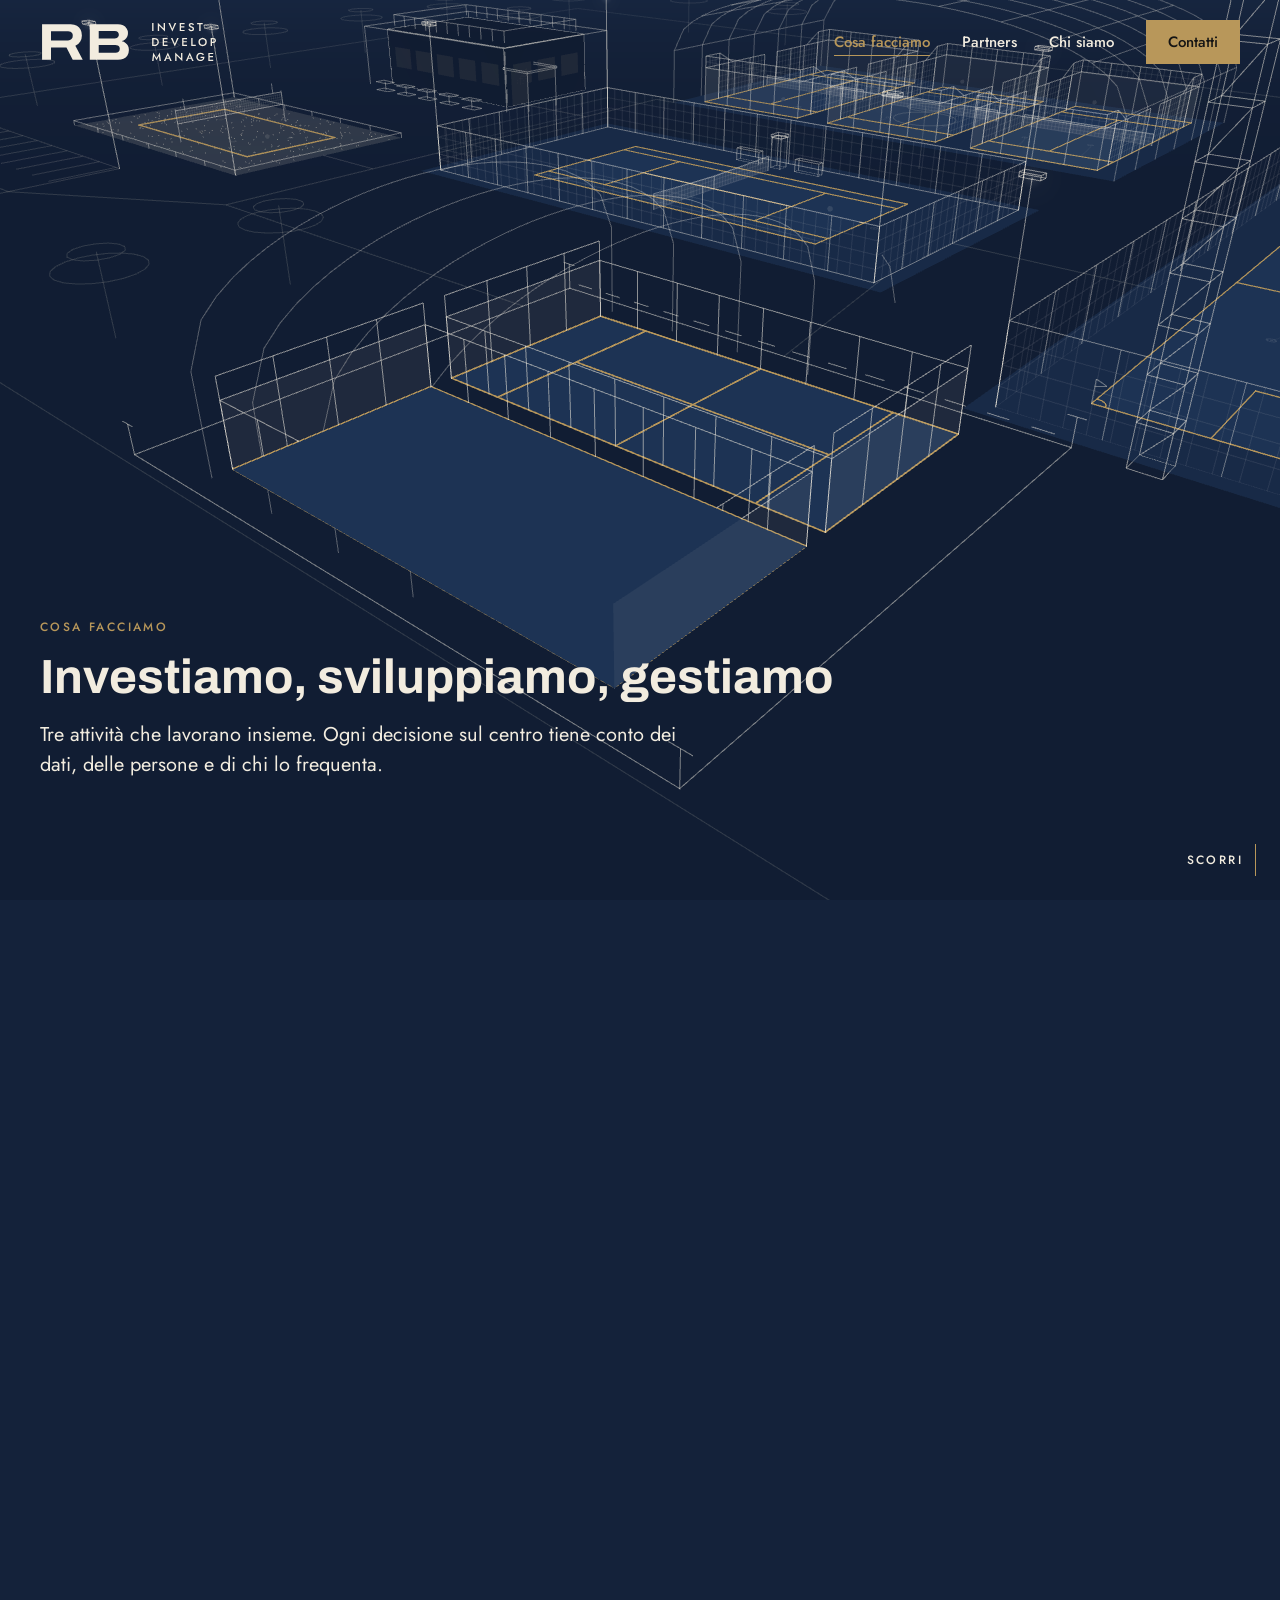
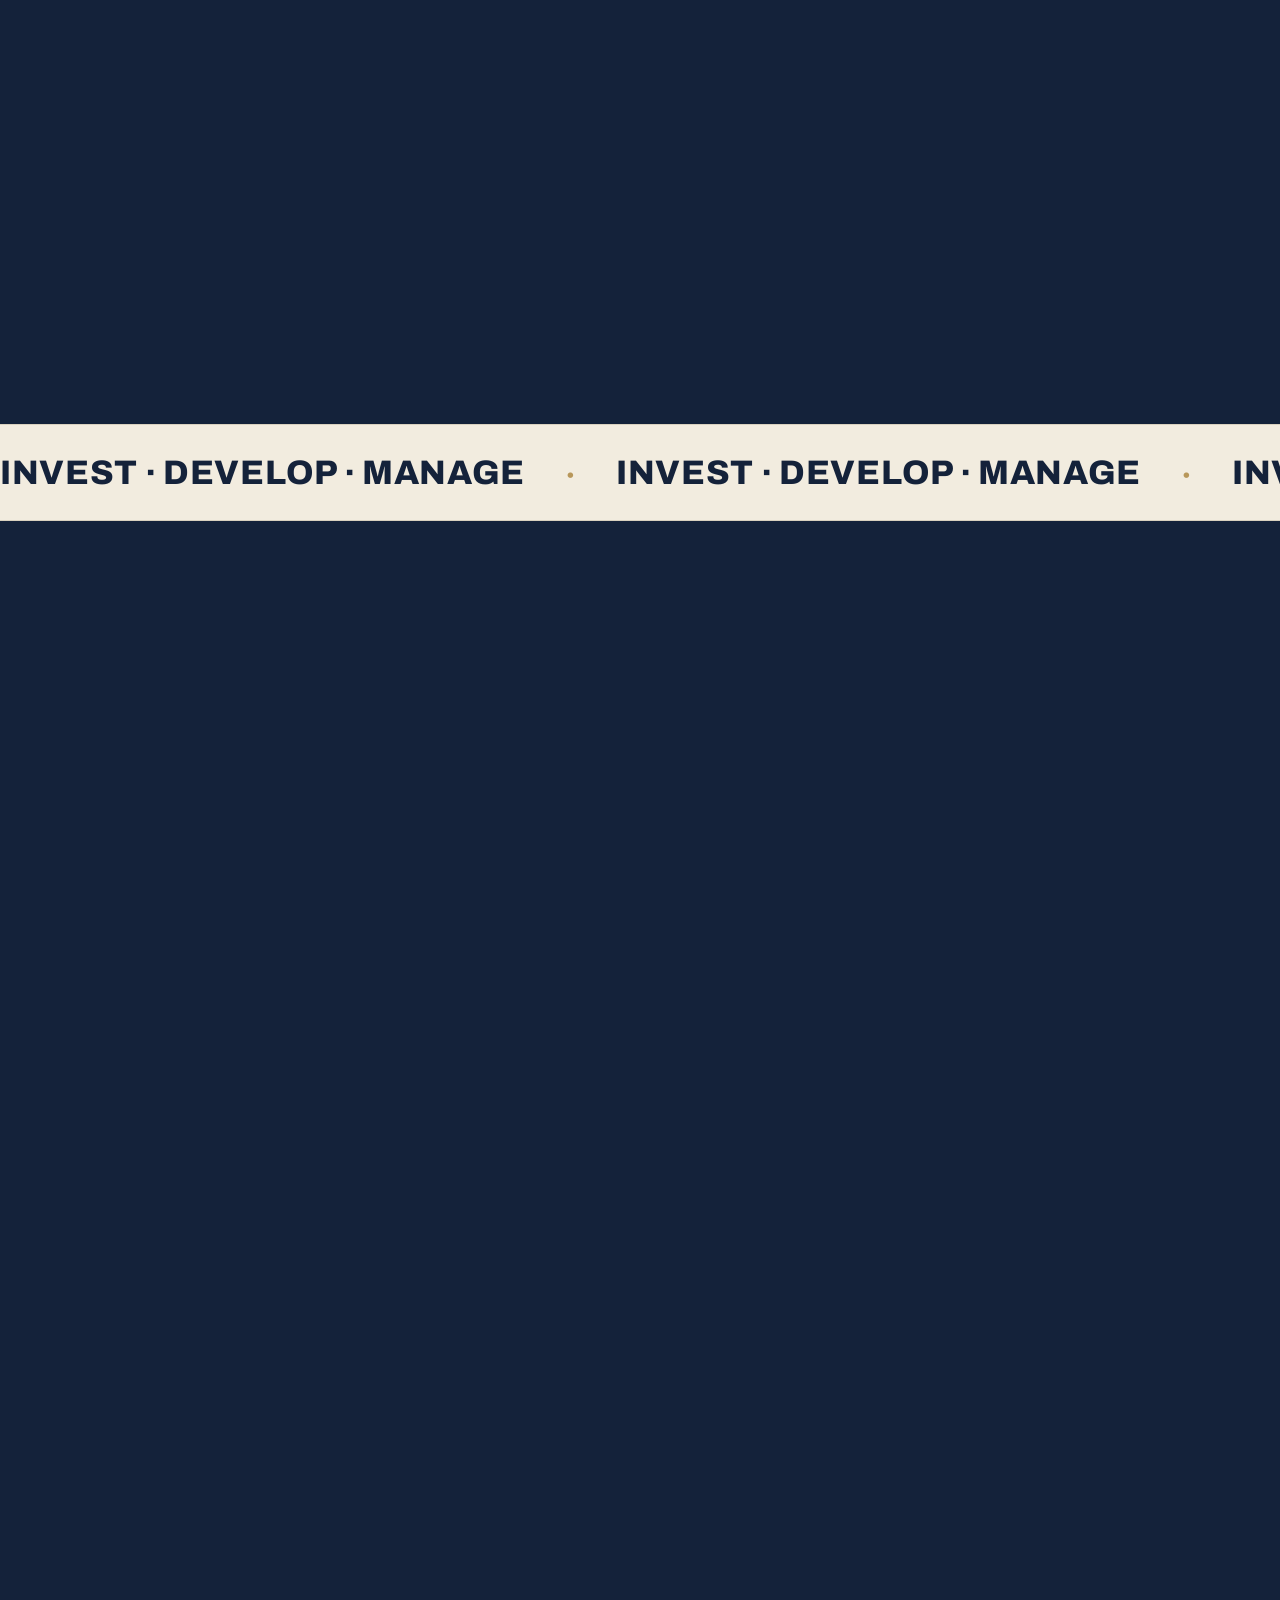
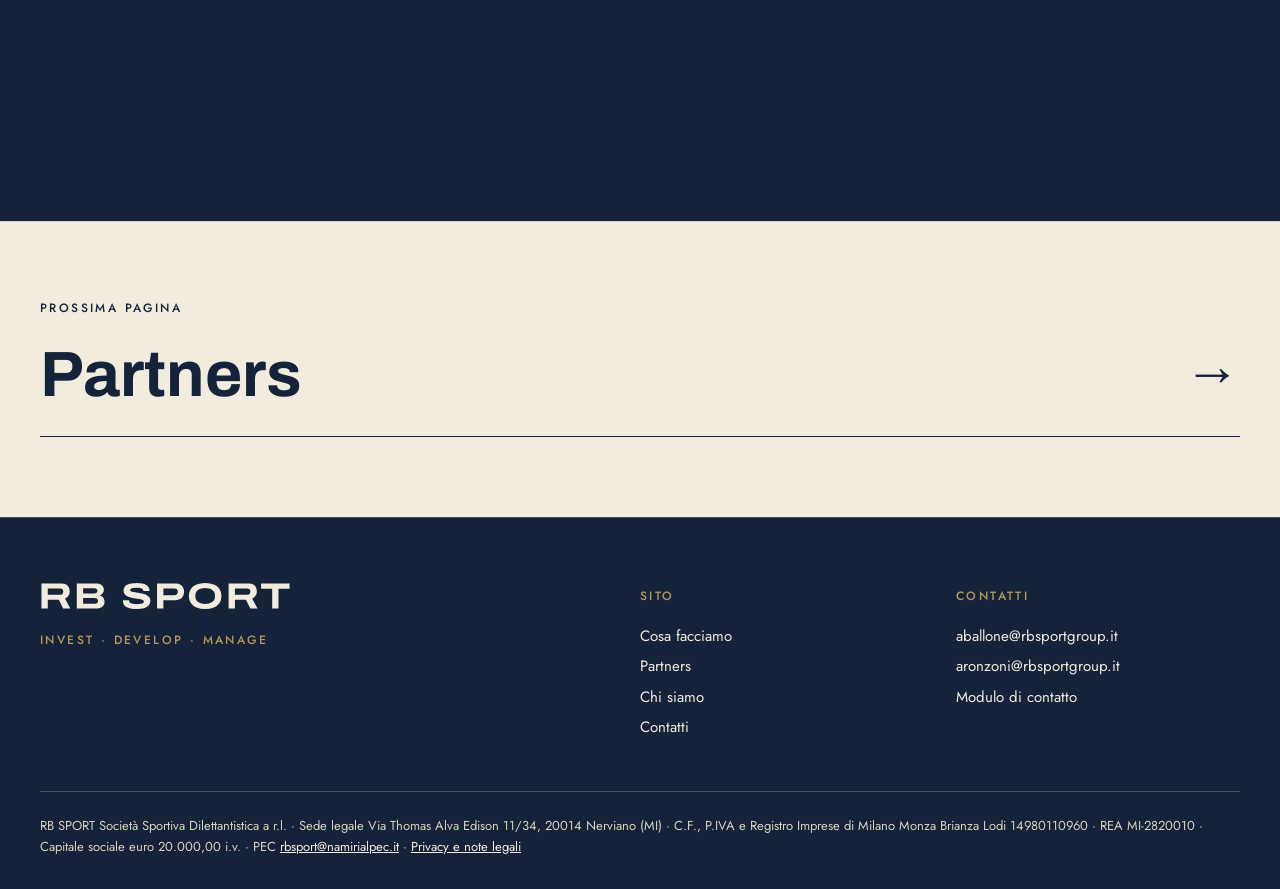
<file: cosa-facciamo.html>
<!DOCTYPE html>
<html lang="it">
<head>
<meta charset="utf-8">
<meta name="viewport" content="width=device-width, initial-scale=1">
<title>Cosa facciamo · RB Sport</title>
<meta name="description" content="Investimento, sviluppo e gestione di impianti sportivi multisport: progetti, academy, partnership, eventi, marketing, gestione operativa e amministrazione sportiva.">
<link rel="canonical" href="https://rbsportgroup.it/cosa-facciamo.html">
<meta name="theme-color" content="#14223A">
<meta property="og:type" content="website">
<meta property="og:locale" content="it_IT">
<meta property="og:site_name" content="RB Sport">
<meta property="og:title" content="Cosa facciamo · RB Sport">
<meta property="og:description" content="Investimento, sviluppo e gestione di impianti sportivi multisport: progetti, academy, partnership, eventi, marketing, gestione operativa e amministrazione sportiva.">
<meta property="og:url" content="https://rbsportgroup.it/cosa-facciamo.html">
<meta property="og:image" content="https://rbsportgroup.it/og-rbsport.png">
<meta property="og:image:width" content="1200">
<meta property="og:image:height" content="630">
<meta name="twitter:card" content="summary_large_image">
<link rel="apple-touch-icon" href="rbsport_apple-touch-icon_180x180.png">
<link rel="icon" type="image/svg+xml" href="rbsport_favicon.svg">
<link rel="preload" href="archivo-latin-700-normal.woff2" as="font" type="font/woff2" crossorigin>
<link rel="preload" href="jost-latin-400-normal.woff2" as="font" type="font/woff2" crossorigin>
<link rel="stylesheet" href="site.css">
<script>try{if(sessionStorage.getItem('rb-arrive')==='cosa-facciamo')document.documentElement.classList.add('arriving')}catch(e){}</script>
</head>
<body data-page="cosa-facciamo">
<div class="curtain" aria-hidden="true"><div class="veil"></div><img class="mono" src="rbsport_monogramma_crema.svg" alt=""><div class="tag"><div class="wrap"><span class="label c-place"></span><span class="c-name"></span><span class="c-line"></span></div></div></div>
<a class="skip" href="#main">Vai al contenuto</a>
<canvas id="scene" aria-hidden="true"></canvas>
<header class="site-header">
  <div class="wrap">
    <a class="brand" href="index.html" aria-label="RB Sport, home">
      <img class="full" src="rbsport_orizzontale_crema.svg" alt="RB Sport" width="179" height="42">
      <img class="mono" src="rbsport_monogramma_crema.svg" alt="RB Sport" width="79" height="34">
    </a>
    <button class="menu-toggle" aria-expanded="false" aria-controls="nav">Menu</button>
    <nav class="nav" id="nav" aria-label="Navigazione principale">
      <ul><li><a href="cosa-facciamo.html" aria-current="page">Cosa facciamo</a></li><li><a href="per-chi-lavoriamo.html">Partners</a></li><li><a href="chi-siamo.html">Chi siamo</a></li><li><a class="btn" href="contatti.html">Contatti</a></li></ul>
    </nav>
  </div>
  <div class="progress" aria-hidden="true"></div>
</header>
<main id="main">
  <section class="sec page-hero" data-cam data-fx="play" data-hud="Pianta">
    <div class="wrap">
      <span class="label" data-reveal style="--d:0">Cosa facciamo</span>
      <h1 data-reveal style="--d:1">Investiamo, sviluppiamo, gestiamo</h1>
      <p class="lead" data-reveal style="--d:2;margin-top:16px">Tre attività che lavorano insieme. Ogni decisione sul centro tiene conto dei dati, delle persone e di chi lo frequenta.</p>
    </div>
  </section>

  <section class="sec right" id="invest" data-cam data-fx="build" data-hud="Nuova area">
    <div class="wrap">
      <div class="panel pillar wide" data-reveal>
        <span class="pillar-en" aria-hidden="true">Invest</span>
        <h2>Investiamo</h2>
        <p>Valutiamo centri, aree e concessioni e costruiamo per ognuno un piano economico sostenibile nel tempo.</p>
        <ul class="areas detail"><li><h4>Creazione di nuovi centri</h4><p>Dal terreno o dalla struttura vuota all'apertura: discipline, layout, team e lancio.</p></li><li><h4>Progetti</h4><p>Studi di fattibilità, piani economici e progetti di sviluppo per centri, aree e impianti in concessione.</p></li><li><h4>Riqualificazione</h4><p>Interventi su campi, coperture, illuminazione e servizi, programmati in base ai numeri del centro.</p></li></ul>
      </div>
    </div>
  </section>
  <section class="sec" id="develop" data-cam data-fx="lights play" data-hud="Padel coperto">
    <div class="wrap">
      <div class="panel pillar wide" data-reveal>
        <span class="pillar-en" aria-hidden="true">Develop</span>
        <h2>Sviluppiamo</h2>
        <p>Ampliamo l'offerta del centro e creiamo nuove occasioni per viverlo: attività sportive, eventi e collaborazioni.</p>
        <ul class="areas detail"><li><h4>Attività sportive e academy</h4><p>Scuole sport, corsi e lezioni per livelli, con istruttori qualificati e rapporti con federazioni ed enti.</p></li><li><h4>Partnership ed eventi</h4><p>Sponsor, convenzioni, servizi complementari, tornei ed eventi aziendali e istituzionali.</p></li><li><h4>Marketing e strumenti digitali</h4><p>Comunicazione del centro, prenotazioni online, gestionali e dati per decidere meglio.</p></li><li><h4>Consulenza ai centri sportivi</h4><p>Per società e associazioni sportive che vogliono migliorare organizzazione, offerta e conti del proprio centro.</p></li></ul>
      </div>
    </div>
  </section>
  <section class="sec right" id="manage" data-cam data-fx="house" data-hud="Club house">
    <div class="wrap">
      <div class="panel pillar wide" data-reveal>
        <span class="pillar-en" aria-hidden="true">Manage</span>
        <h2>Gestiamo</h2>
        <p>Assicuriamo una gestione operativa diretta: presenza continua nella struttura, coordinamento dello staff e controllo delle attività.</p>
        <ul class="areas detail"><li><h4>Gestione operativa</h4><p>Impiantistica, procedure operative, qualità del servizio e manutenzione programmata delle strutture.</p></li><li><h4>Amministrazione e fiscalità sportiva</h4><p>Competenza specifica negli adempimenti di società e associazioni sportive: riforma dello sport, lavoro sportivo, affiliazioni, registro nazionale e regimi fiscali di settore.</p></li><li><h4>Sviluppo commerciale</h4><p>Vendita dei servizi e sviluppo delle attività del centro: corsi, tornei ed eventi, convenzioni con aziende e scuole, rapporti con partner e sponsor.</p></li></ul>
      </div>
    </div>
  </section>

  <div class="band" aria-hidden="true"><div class="band-track"><span>Invest · Develop · Manage</span><i>·</i><span>Invest · Develop · Manage</span><i>·</i><span>Invest · Develop · Manage</span><i>·</i><span>Invest · Develop · Manage</span><i>·</i></div></div>

  <div class="steps">
    <div class="steps-index">
      <div class="wrap"><div class="box bg" data-reveal>
        <span class="label">Situazioni</span>
        <h2>Da dove partiamo</h2>
        <p class="lead">Interveniamo in momenti diversi della vita di un centro, con un approccio dedicato a ciascuno.</p>
        <ol><li data-step="0"><span class="num">01</span>Apertura</li><li data-step="1"><span class="num">02</span>Rilancio</li><li data-step="2"><span class="num">03</span>Sviluppo</li><li data-step="3"><span class="num">04</span>Academy</li></ol>
      </div></div>
    </div>
    <section class="sec right" data-cam data-step="0" data-fx="build" data-hud="Apertura">
      <div class="wrap">
        <div class="panel" data-reveal>
          <span class="count">01 / 04</span>
          <span class="label">Un centro nuovo</span>
          <h3>Apertura</h3>
          <p class="lead">Dal terreno o dalla struttura vuota al primo giorno di attività: discipline, team, prezzi, strumenti e lancio.</p>
        </div>
      </div>
    </section>
    <section class="sec right" data-cam data-step="1" data-fx="relaunch" data-hud="Rilancio">
      <div class="wrap">
        <div class="panel" data-reveal>
          <span class="count">02 / 04</span>
          <span class="label">Un centro in calo</span>
          <h3>Rilancio</h3>
          <p class="lead">Analizziamo le cause del calo e ridisegniamo il centro: offerta, riorganizzazione, servizi e comunicazione.</p>
        </div>
      </div>
    </section>
    <section class="sec right" data-cam data-step="2" data-fx="sponsor lights play" data-hud="Sviluppo">
      <div class="wrap">
        <div class="panel" data-reveal>
          <span class="count">03 / 04</span>
          <span class="label">Un centro che funziona</span>
          <h3>Sviluppo</h3>
          <p class="lead">Interveniamo in modo mirato su centri già avviati: efficientamento operativo e commerciale, nuove attività, partnership ed eventi, apertura a nuovi target e mercati.</p>
        </div>
      </div>
    </section>
    <section class="sec right" data-cam data-step="3" data-fx="academy" data-hud="Academy">
      <div class="wrap">
        <div class="panel" data-reveal>
          <span class="count">04 / 04</span>
          <span class="label">Una scuola sportiva</span>
          <h3>Academy</h3>
          <p class="lead">Strutturiamo academy amatoriali e agonistiche per bambini, adulti e persone con disabilità, con personale tecnico professionale formato e programmi continuativi.</p>
        </div>
      </div>
    </section>
  </div>

  <section class="sec right" data-cam data-fx="lights play" data-hud="Campo centrale">
    <div class="wrap">
      <div class="panel" data-reveal>
        <span class="label">Contatti</span>
        <h2>Ogni impianto ha un progetto su misura</h2>
        <p class="lead">Progetti costruiti su misura, a partire dalle caratteristiche dell'impianto, del territorio e della domanda sportiva.</p>
        <div class="actions"><a class="btn" href="contatti.html">Scrivici</a></div>
      </div>
    </div>
  </section>
</main>
<nav class="next-page" aria-label="Pagina successiva"><a href="per-chi-lavoriamo.html"><span class="wrap"><span class="label">Prossima pagina</span><span class="next-row"><span class="next-title">Partners</span><span class="next-arrow" aria-hidden="true">→</span></span></span></a></nav>
<footer class="site-footer">
  <div class="wrap">
    <div class="top">
      <div>
        <img src="rbsport_logotipo_crema.svg" alt="RB Sport" width="252" height="28">
        <p class="label">Invest · Develop · Manage</p>
      </div>
      <div>
        <span class="label">Sito</span>
        <ul>
          <li><a href="cosa-facciamo.html">Cosa facciamo</a></li>
          <li><a href="per-chi-lavoriamo.html">Partners</a></li>
          <li><a href="chi-siamo.html">Chi siamo</a></li>
          <li><a href="contatti.html">Contatti</a></li>
        </ul>
      </div>
      <div>
        <span class="label">Contatti</span>
        <ul>
          <li><a href="mailto:aballone@rbsportgroup.it">aballone@rbsportgroup.it</a></li>
          <li><a href="mailto:aronzoni@rbsportgroup.it">aronzoni@rbsportgroup.it</a></li>
          <li><a href="contatti.html">Modulo di contatto</a></li>
        </ul>
      </div>
    </div>
    <p class="legal-line">RB SPORT Società Sportiva Dilettantistica a r.l. · Sede legale Via Thomas Alva Edison 11/34, 20014 Nerviano (MI) · C.F., P.IVA e Registro Imprese di Milano Monza Brianza Lodi 14980110960 · REA MI-2820010 · Capitale sociale euro 20.000,00 i.v. · PEC <a href="mailto:rbsport@namirialpec.it">rbsport@namirialpec.it</a> · <a href="privacy.html">Privacy e note legali</a></p>
  </div>
</footer>
<div class="hint" aria-hidden="true">Scorri</div>
<div class="mobile-cta"><a class="btn" href="contatti.html">Contattaci</a></div>
<script type="application/json" id="cam">{"keys": [[22, 128, 2, 22, 0, -8], [48, 15, 62, 20, 0, 33], [24, 12, -6, -4, 2.5, -33], [-6, 7, 13, -32, 2.4, -20], [30, 22, 70, 16, 0, 30], [20, 9, 16, -2, 0, -2], [-34, 15, -2, -4, 3, -32], [62, 13, 16, 42, 0, -9], [16.5, 1.6, 2.2, -10, 1.1, -0.8]]}</script>
<script type="application/json" id="places">{"index": {"name": "Home", "place": "Il centro", "area": "tutto", "key": [58, 64, 98, 0, 0, -8]}, "cosa-facciamo": {"name": "Cosa facciamo", "place": "Pianta del centro", "area": "calcio", "key": [22, 128, 2, 22, 0, -8]}, "per-chi-lavoriamo": {"name": "Partners", "place": "Padel coperto", "area": "padel", "key": [-30, 15, -4, -4, 3, -33]}, "chi-siamo": {"name": "Chi siamo", "place": "Beach volley", "area": "beach", "key": [-24, 1.75, 25, -41, 1.3, 11]}, "contatti": {"name": "Contatti", "place": "Ingresso", "area": "ingresso", "key": [-22, 13, 72, -50, 1, 34]}, "privacy": {"name": "Privacy e note legali", "place": "Vista dall'alto", "area": "tutto", "key": [0, 95, 120, 0, 0, -8]}}</script>
<script src="lenis.min.js" defer></script>
<script src="main.js" defer></script>
<script type="module" src="world.js"></script>
</body>
</html>
</file>
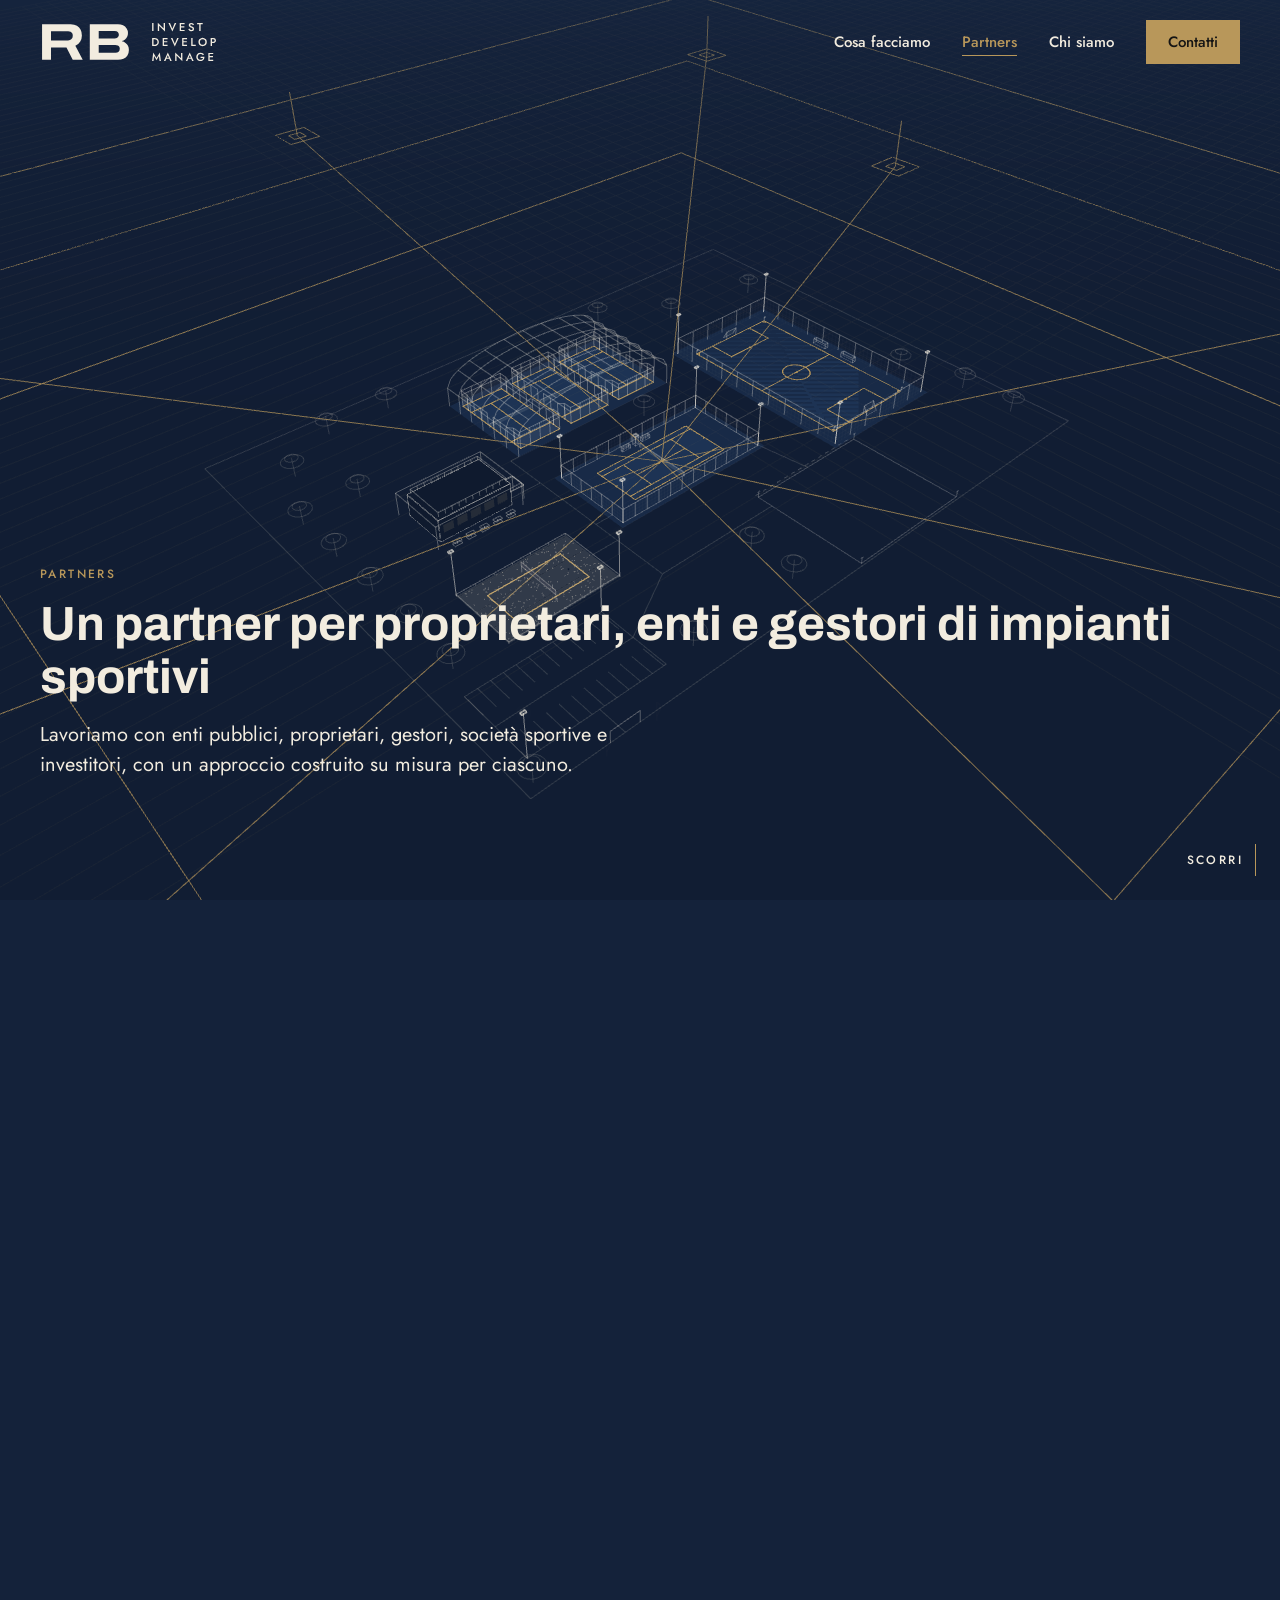
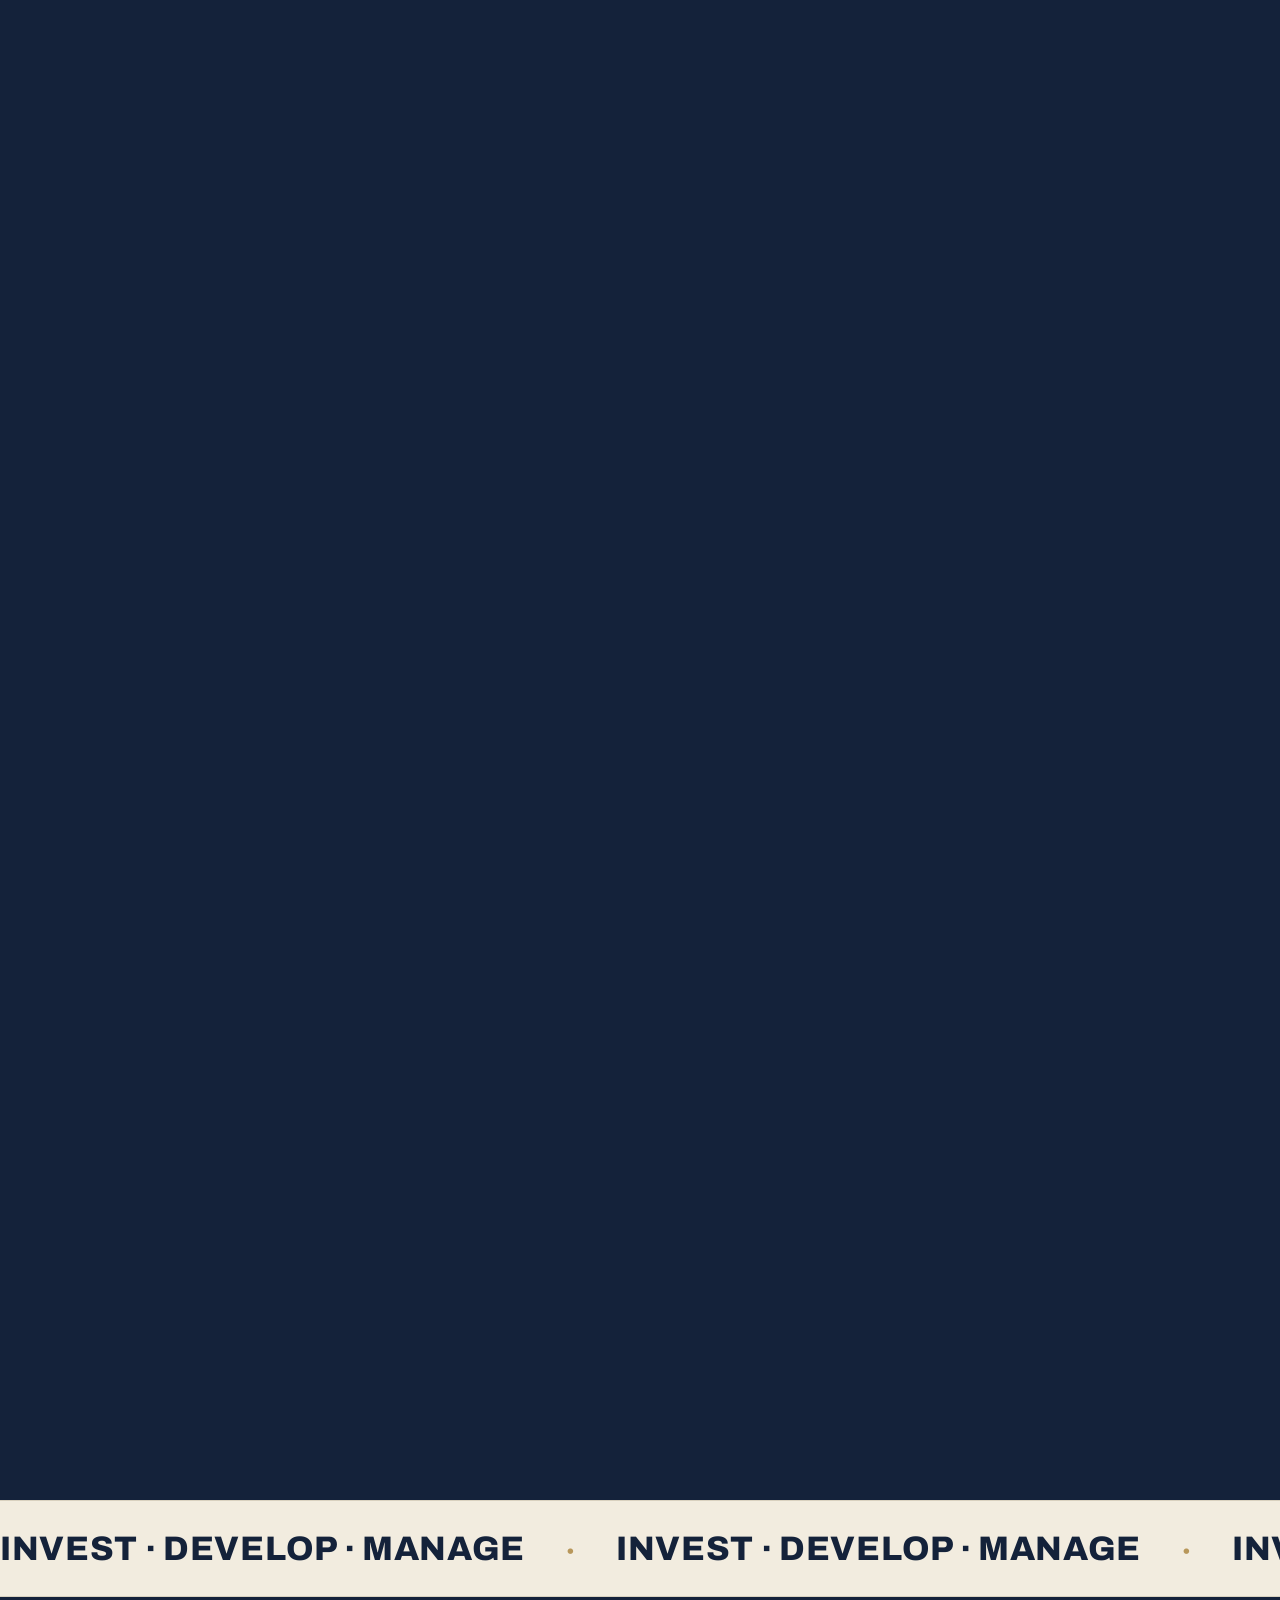
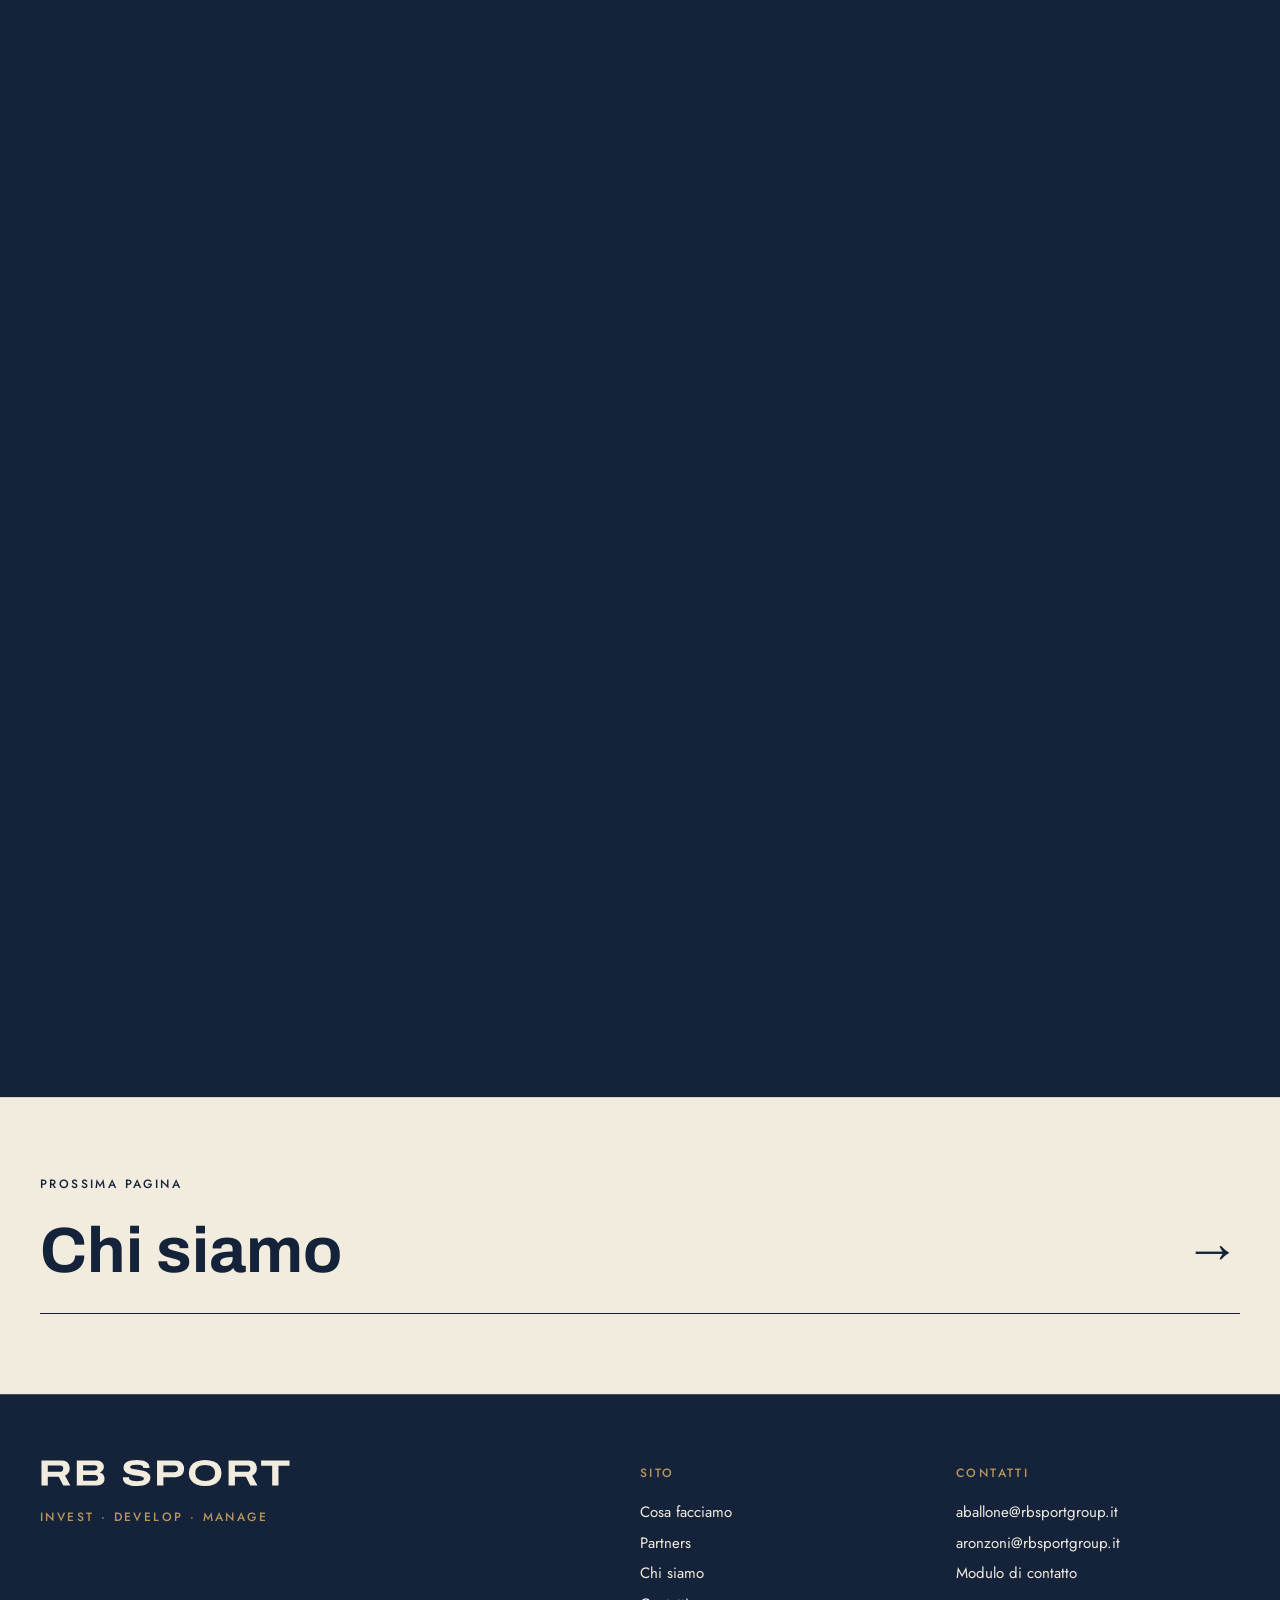
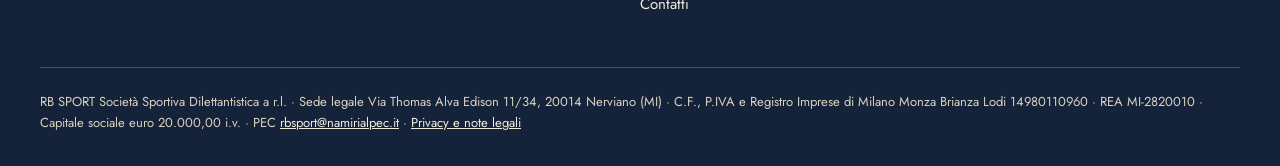
<file: per-chi-lavoriamo.html>
<!DOCTYPE html>
<html lang="it">
<head>
<meta charset="utf-8">
<meta name="viewport" content="width=device-width, initial-scale=1">
<title>Partners · RB Sport</title>
<meta name="description" content="Gestione in concessione, affitto e rilancio di centri sportivi, valutazione di terreni, progetti per investitori e partnership: RB Sport.">
<link rel="canonical" href="https://rbsportgroup.it/per-chi-lavoriamo.html">
<meta name="theme-color" content="#14223A">
<meta property="og:type" content="website">
<meta property="og:locale" content="it_IT">
<meta property="og:site_name" content="RB Sport">
<meta property="og:title" content="Partners · RB Sport">
<meta property="og:description" content="Gestione in concessione, affitto e rilancio di centri sportivi, valutazione di terreni, progetti per investitori e partnership: RB Sport.">
<meta property="og:url" content="https://rbsportgroup.it/per-chi-lavoriamo.html">
<meta property="og:image" content="https://rbsportgroup.it/og-rbsport.png">
<meta property="og:image:width" content="1200">
<meta property="og:image:height" content="630">
<meta name="twitter:card" content="summary_large_image">
<link rel="apple-touch-icon" href="rbsport_apple-touch-icon_180x180.png">
<link rel="icon" type="image/svg+xml" href="rbsport_favicon.svg">
<link rel="preload" href="archivo-latin-700-normal.woff2" as="font" type="font/woff2" crossorigin>
<link rel="preload" href="jost-latin-400-normal.woff2" as="font" type="font/woff2" crossorigin>
<link rel="stylesheet" href="site.css">
<script>try{if(sessionStorage.getItem('rb-arrive')==='per-chi-lavoriamo')document.documentElement.classList.add('arriving')}catch(e){}</script>
</head>
<body data-page="per-chi-lavoriamo">
<div class="curtain" aria-hidden="true"><div class="veil"></div><img class="mono" src="rbsport_monogramma_crema.svg" alt=""><div class="tag"><div class="wrap"><span class="label c-place"></span><span class="c-name"></span><span class="c-line"></span></div></div></div>
<a class="skip" href="#main">Vai al contenuto</a>
<canvas id="scene" aria-hidden="true"></canvas>
<header class="site-header">
  <div class="wrap">
    <a class="brand" href="index.html" aria-label="RB Sport, home">
      <img class="full" src="rbsport_orizzontale_crema.svg" alt="RB Sport" width="179" height="42">
      <img class="mono" src="rbsport_monogramma_crema.svg" alt="RB Sport" width="79" height="34">
    </a>
    <button class="menu-toggle" aria-expanded="false" aria-controls="nav">Menu</button>
    <nav class="nav" id="nav" aria-label="Navigazione principale">
      <ul><li><a href="cosa-facciamo.html">Cosa facciamo</a></li><li><a href="per-chi-lavoriamo.html" aria-current="page">Partners</a></li><li><a href="chi-siamo.html">Chi siamo</a></li><li><a class="btn" href="contatti.html">Contatti</a></li></ul>
    </nav>
  </div>
  <div class="progress" aria-hidden="true"></div>
</header>
<main id="main">
  <section class="sec page-hero" data-cam data-fx="lights play" data-hud="Padel coperto">
    <div class="wrap">
      <span class="label" data-reveal style="--d:0">Partners</span>
      <h1 data-reveal style="--d:1">Un partner per proprietari, enti e gestori di impianti sportivi</h1>
      <p class="lead" data-reveal style="--d:2;margin-top:16px">Lavoriamo con enti pubblici, proprietari, gestori, società sportive e investitori, con un approccio costruito su misura per ciascuno.</p>
    </div>
  </section>

  <section class="sec right" id="comuni" data-cam data-fx="terr" data-hud="Impianti pubblici">
    <div class="wrap">
      <div class="panel" data-reveal>
        <span class="count">01 / 06</span>
        <h2>Comuni ed enti</h2>
        <p class="lead">Partecipiamo alle procedure per la gestione di impianti pubblici in concessione, con progetti costruiti sulle esigenze del territorio.</p>
      </div>
    </div>
  </section>
  <section class="sec right" id="centri" data-cam data-fx="house" data-hud="Club house">
    <div class="wrap">
      <div class="panel" data-reveal>
        <span class="count">02 / 06</span>
        <h2>Proprietari di centri</h2>
        <p class="lead">Prendiamo il centro in gestione o in affitto, oppure costruiamo con la proprietà un piano di rilancio.</p>
      </div>
    </div>
  </section>
  <section class="sec right" id="societa" data-cam data-fx="academy relaunch" data-hud="Campo centrale">
    <div class="wrap">
      <div class="panel" data-reveal>
        <span class="count">03 / 06</span>
        <h2>Società e associazioni sportive</h2>
        <p class="lead">Affianchiamo come consulenti chi gestisce già un centro e vuole migliorarlo: organizzazione, offerta, dati, AI e comunicazione.</p>
      </div>
    </div>
  </section>
  <section class="sec" id="terreni" data-cam data-fx="" data-hud="Area libera">
    <div class="wrap">
      <div class="panel" data-reveal>
        <span class="count">04 / 06</span>
        <h2>Proprietari di terreni</h2>
        <p class="lead">Valutiamo se un'area è adatta a un progetto sportivo e, se lo è, lo seguiamo dal concept all'apertura.</p>
      </div>
    </div>
  </section>
  <section class="sec right" id="investitori" data-cam data-fx="build" data-hud="Nuovo centro">
    <div class="wrap">
      <div class="panel" data-reveal>
        <span class="count">05 / 06</span>
        <h2>Investitori</h2>
        <p class="lead">Analizziamo l'opportunità, costruiamo il piano e gestiamo il centro una volta aperto.</p>
      </div>
    </div>
  </section>
  <section class="sec" id="partner" data-cam data-fx="sponsor lights play" data-hud="Eventi">
    <div class="wrap">
      <div class="panel" data-reveal>
        <span class="count">06 / 06</span>
        <h2>Partner e sponsor</h2>
        <p class="lead">Proponiamo collaborazioni, sponsorizzazioni ed eventi negli impianti che gestiamo.</p>
      </div>
    </div>
  </section>

  <div class="band" aria-hidden="true"><div class="band-track"><span>Invest · Develop · Manage</span><i>·</i><span>Invest · Develop · Manage</span><i>·</i><span>Invest · Develop · Manage</span><i>·</i><span>Invest · Develop · Manage</span><i>·</i></div></div>

  <section class="sec right" data-cam data-fx="terr" data-hud="Territorio">
    <div class="wrap">
      <div class="panel wide" data-reveal>
        <span class="label">Valore per il territorio</span>
        <h2>Un centro sportivo al servizio della comunità</h2>
        <p class="lead">Gestire un impianto pubblico significa garantire accesso, inclusione e qualità del servizio, con una gestione sostenibile.</p>
        <div class="terr"><div><h4>Sport per tutti</h4><p>Fasce orarie e tariffe dedicate a giovani, famiglie, terza età e persone con disabilità, concordate con l'ente.</p></div><div><h4>Rete locale</h4><p>Collaborazione con scuole, oratori, associazioni sportive e realtà del quartiere, che trovano nell'impianto spazi e continuità.</p></div><div><h4>Eventi per la cittadinanza</h4><p>Giornate dello sport, tornei e iniziative aperte che fanno vivere il centro oltre l'attività quotidiana.</p></div><div><h4>Ricadute sul territorio</h4><p>Lavoro per istruttori e staff del territorio, fornitori locali e un bene pubblico mantenuto e valorizzato nel tempo.</p></div></div>
      </div>
    </div>
  </section>

  <section class="sec" data-cam data-hud="Vista d'insieme">
    <div class="wrap">
      <div class="panel crema" data-reveal>
        <span class="label">Cosa cerchiamo</span>
        <h2>Nuove opportunità</h2>
        <ul class="seek">
          <li>Centri sportivi da gestire o da rilanciare</li>
          <li>Centri che la proprietà vuole dare in affitto</li>
          <li>Terreni e aree senza una destinazione definita</li>
          <li>Impianti comunali in affidamento o in scadenza</li>
        </ul>
      </div>
    </div>
  </section>

  <section class="sec right" data-cam data-fx="lights play" data-hud="Campo centrale">
    <div class="wrap">
      <div class="panel" data-reveal>
        <span class="label">Contatti</span>
        <h2>Ogni impianto ha un progetto su misura</h2>
        <p class="lead">Progetti costruiti su misura, a partire dalle caratteristiche dell'impianto, del territorio e della domanda sportiva.</p>
        <div class="actions"><a class="btn" href="contatti.html">Scrivici</a></div>
      </div>
    </div>
  </section>
</main>
<nav class="next-page" aria-label="Pagina successiva"><a href="chi-siamo.html"><span class="wrap"><span class="label">Prossima pagina</span><span class="next-row"><span class="next-title">Chi siamo</span><span class="next-arrow" aria-hidden="true">→</span></span></span></a></nav>
<footer class="site-footer">
  <div class="wrap">
    <div class="top">
      <div>
        <img src="rbsport_logotipo_crema.svg" alt="RB Sport" width="252" height="28">
        <p class="label">Invest · Develop · Manage</p>
      </div>
      <div>
        <span class="label">Sito</span>
        <ul>
          <li><a href="cosa-facciamo.html">Cosa facciamo</a></li>
          <li><a href="per-chi-lavoriamo.html">Partners</a></li>
          <li><a href="chi-siamo.html">Chi siamo</a></li>
          <li><a href="contatti.html">Contatti</a></li>
        </ul>
      </div>
      <div>
        <span class="label">Contatti</span>
        <ul>
          <li><a href="mailto:aballone@rbsportgroup.it">aballone@rbsportgroup.it</a></li>
          <li><a href="mailto:aronzoni@rbsportgroup.it">aronzoni@rbsportgroup.it</a></li>
          <li><a href="contatti.html">Modulo di contatto</a></li>
        </ul>
      </div>
    </div>
    <p class="legal-line">RB SPORT Società Sportiva Dilettantistica a r.l. · Sede legale Via Thomas Alva Edison 11/34, 20014 Nerviano (MI) · C.F., P.IVA e Registro Imprese di Milano Monza Brianza Lodi 14980110960 · REA MI-2820010 · Capitale sociale euro 20.000,00 i.v. · PEC <a href="mailto:rbsport@namirialpec.it">rbsport@namirialpec.it</a> · <a href="privacy.html">Privacy e note legali</a></p>
  </div>
</footer>
<div class="hint" aria-hidden="true">Scorri</div>
<div class="mobile-cta"><a class="btn" href="contatti.html">Contattaci</a></div>
<script type="application/json" id="cam">{"keys": [[-30, 15, -4, -4, 3, -33], [-120, 140, 140, 0, 0, -6], [-6, 7, 13, -32, 2.4, -20], [16, 11, 18, 0, 0, -1], [36, 30, 70, 20, 0, 33], [50, 16, 60, 20, 0, 33], [-2, 6.5, 26, 0, 1.5, 0], [-170, 200, 190, 0, 0, -10], [95, 70, -70, 0, 0, -2], [16.5, 1.6, 2.2, -10, 1.1, -0.8]], "style": "orbit"}</script>
<script type="application/json" id="places">{"index": {"name": "Home", "place": "Il centro", "area": "tutto", "key": [58, 64, 98, 0, 0, -8]}, "cosa-facciamo": {"name": "Cosa facciamo", "place": "Pianta del centro", "area": "calcio", "key": [22, 128, 2, 22, 0, -8]}, "per-chi-lavoriamo": {"name": "Partners", "place": "Padel coperto", "area": "padel", "key": [-30, 15, -4, -4, 3, -33]}, "chi-siamo": {"name": "Chi siamo", "place": "Beach volley", "area": "beach", "key": [-24, 1.75, 25, -41, 1.3, 11]}, "contatti": {"name": "Contatti", "place": "Ingresso", "area": "ingresso", "key": [-22, 13, 72, -50, 1, 34]}, "privacy": {"name": "Privacy e note legali", "place": "Vista dall'alto", "area": "tutto", "key": [0, 95, 120, 0, 0, -8]}}</script>
<script src="lenis.min.js" defer></script>
<script src="main.js" defer></script>
<script type="module" src="world.js"></script>
</body>
</html>
</file>
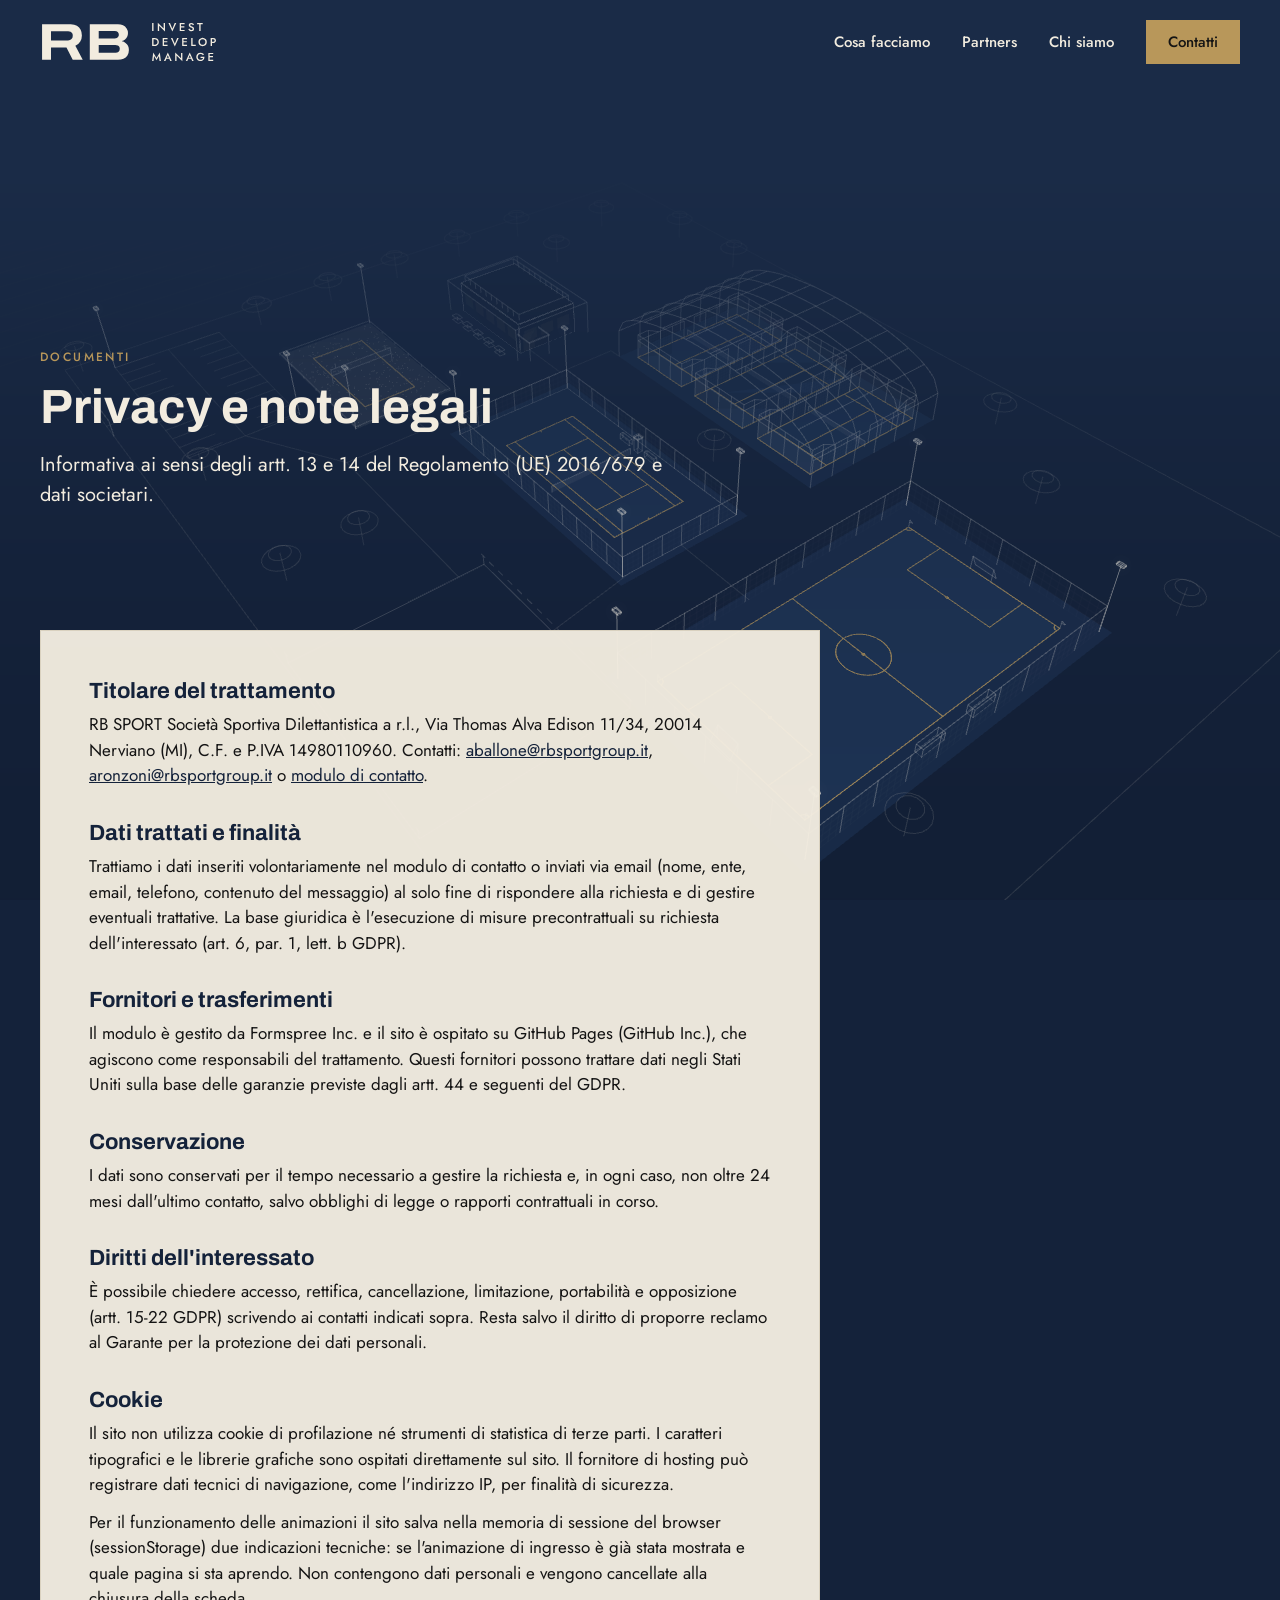
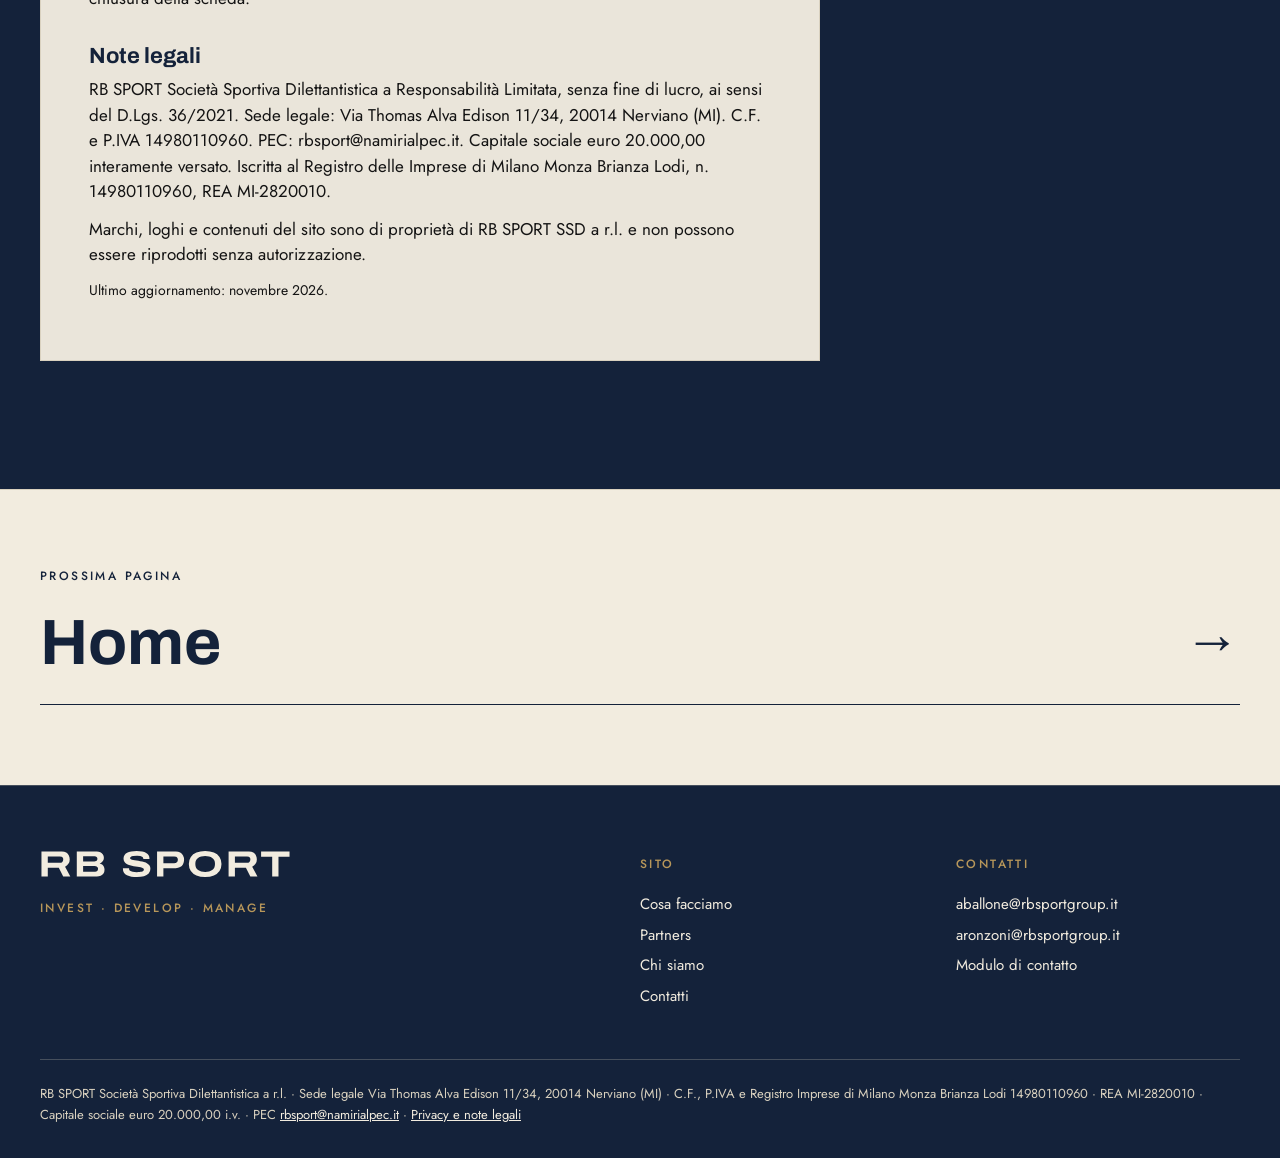
<file: privacy.html>
<!DOCTYPE html>
<html lang="it">
<head>
<meta charset="utf-8">
<meta name="viewport" content="width=device-width, initial-scale=1">
<title>Privacy e note legali · RB Sport</title>
<meta name="description" content="Informativa privacy, cookie e dati societari di RB SPORT SSD a r.l.">
<link rel="canonical" href="https://rbsportgroup.it/privacy.html">
<meta name="theme-color" content="#14223A">
<meta property="og:type" content="website">
<meta property="og:locale" content="it_IT">
<meta property="og:site_name" content="RB Sport">
<meta property="og:title" content="Privacy e note legali · RB Sport">
<meta property="og:description" content="Informativa privacy, cookie e dati societari di RB SPORT SSD a r.l.">
<meta property="og:url" content="https://rbsportgroup.it/privacy.html">
<meta property="og:image" content="https://rbsportgroup.it/og-rbsport.png">
<meta property="og:image:width" content="1200">
<meta property="og:image:height" content="630">
<meta name="twitter:card" content="summary_large_image">
<link rel="apple-touch-icon" href="rbsport_apple-touch-icon_180x180.png">
<link rel="icon" type="image/svg+xml" href="rbsport_favicon.svg">
<link rel="preload" href="archivo-latin-700-normal.woff2" as="font" type="font/woff2" crossorigin>
<link rel="preload" href="jost-latin-400-normal.woff2" as="font" type="font/woff2" crossorigin>
<link rel="stylesheet" href="site.css">
<script>try{if(sessionStorage.getItem('rb-arrive')==='privacy')document.documentElement.classList.add('arriving')}catch(e){}</script>
</head>
<body data-page="privacy">
<div class="curtain" aria-hidden="true"><div class="veil"></div><img class="mono" src="rbsport_monogramma_crema.svg" alt=""><div class="tag"><div class="wrap"><span class="label c-place"></span><span class="c-name"></span><span class="c-line"></span></div></div></div>
<a class="skip" href="#main">Vai al contenuto</a>
<canvas id="scene" aria-hidden="true"></canvas>
<header class="site-header">
  <div class="wrap">
    <a class="brand" href="index.html" aria-label="RB Sport, home">
      <img class="full" src="rbsport_orizzontale_crema.svg" alt="RB Sport" width="179" height="42">
      <img class="mono" src="rbsport_monogramma_crema.svg" alt="RB Sport" width="79" height="34">
    </a>
    <button class="menu-toggle" aria-expanded="false" aria-controls="nav">Menu</button>
    <nav class="nav" id="nav" aria-label="Navigazione principale">
      <ul><li><a href="cosa-facciamo.html">Cosa facciamo</a></li><li><a href="per-chi-lavoriamo.html">Partners</a></li><li><a href="chi-siamo.html">Chi siamo</a></li><li><a class="btn" href="contatti.html">Contatti</a></li></ul>
    </nav>
  </div>
  <div class="progress" aria-hidden="true"></div>
</header>
<main id="main">
  <section class="sec page-hero" style="min-height:70vh">
    <div class="wrap">
      <span class="label" data-reveal style="--d:0">Documenti</span>
      <h1 data-reveal style="--d:1">Privacy e note legali</h1>
      <p class="lead" data-reveal style="--d:2;margin-top:16px">Informativa ai sensi degli artt. 13 e 14 del Regolamento (UE) 2016/679 e dati societari.</p>
    </div>
  </section>
  <section class="sec" style="min-height:auto;padding-top:0">
    <div class="wrap">
      <div class="panel crema wide legal">
        <h2>Titolare del trattamento</h2>
        <p>RB SPORT Società Sportiva Dilettantistica a r.l., Via Thomas Alva Edison 11/34, 20014 Nerviano (MI), C.F. e P.IVA 14980110960. Contatti: <a href="mailto:aballone@rbsportgroup.it">aballone@rbsportgroup.it</a>, <a href="mailto:aronzoni@rbsportgroup.it">aronzoni@rbsportgroup.it</a> o <a href="contatti.html">modulo di contatto</a>.</p>
        <h2>Dati trattati e finalità</h2>
        <p>Trattiamo i dati inseriti volontariamente nel modulo di contatto o inviati via email (nome, ente, email, telefono, contenuto del messaggio) al solo fine di rispondere alla richiesta e di gestire eventuali trattative. La base giuridica è l'esecuzione di misure precontrattuali su richiesta dell'interessato (art. 6, par. 1, lett. b GDPR).</p>
        <h2>Fornitori e trasferimenti</h2>
        <p>Il modulo è gestito da Formspree Inc. e il sito è ospitato su GitHub Pages (GitHub Inc.), che agiscono come responsabili del trattamento. Questi fornitori possono trattare dati negli Stati Uniti sulla base delle garanzie previste dagli artt. 44 e seguenti del GDPR.</p>
        <h2>Conservazione</h2>
        <p>I dati sono conservati per il tempo necessario a gestire la richiesta e, in ogni caso, non oltre 24 mesi dall'ultimo contatto, salvo obblighi di legge o rapporti contrattuali in corso.</p>
        <h2>Diritti dell'interessato</h2>
        <p>È possibile chiedere accesso, rettifica, cancellazione, limitazione, portabilità e opposizione (artt. 15-22 GDPR) scrivendo ai contatti indicati sopra. Resta salvo il diritto di proporre reclamo al Garante per la protezione dei dati personali.</p>
        <h2>Cookie</h2>
        <p>Il sito non utilizza cookie di profilazione né strumenti di statistica di terze parti. I caratteri tipografici e le librerie grafiche sono ospitati direttamente sul sito. Il fornitore di hosting può registrare dati tecnici di navigazione, come l'indirizzo IP, per finalità di sicurezza.</p>
        <p>Per il funzionamento delle animazioni il sito salva nella memoria di sessione del browser (sessionStorage) due indicazioni tecniche: se l'animazione di ingresso è già stata mostrata e quale pagina si sta aprendo. Non contengono dati personali e vengono cancellate alla chiusura della scheda.</p>
        <h2>Note legali</h2>
        <p>RB SPORT Società Sportiva Dilettantistica a Responsabilità Limitata, senza fine di lucro, ai sensi del D.Lgs. 36/2021. Sede legale: Via Thomas Alva Edison 11/34, 20014 Nerviano (MI). C.F. e P.IVA 14980110960. PEC: rbsport@namirialpec.it. Capitale sociale euro 20.000,00 interamente versato. Iscritta al Registro delle Imprese di Milano Monza Brianza Lodi, n. 14980110960, REA MI-2820010.</p>
        <p>Marchi, loghi e contenuti del sito sono di proprietà di RB SPORT SSD a r.l. e non possono essere riprodotti senza autorizzazione.</p>
        <p class="small">Ultimo aggiornamento: novembre 2026.</p>
      </div>
    </div>
  </section>
</main>
<nav class="next-page" aria-label="Pagina successiva"><a href="index.html"><span class="wrap"><span class="label">Prossima pagina</span><span class="next-row"><span class="next-title">Home</span><span class="next-arrow" aria-hidden="true">→</span></span></span></a></nav>
<footer class="site-footer">
  <div class="wrap">
    <div class="top">
      <div>
        <img src="rbsport_logotipo_crema.svg" alt="RB Sport" width="252" height="28">
        <p class="label">Invest · Develop · Manage</p>
      </div>
      <div>
        <span class="label">Sito</span>
        <ul>
          <li><a href="cosa-facciamo.html">Cosa facciamo</a></li>
          <li><a href="per-chi-lavoriamo.html">Partners</a></li>
          <li><a href="chi-siamo.html">Chi siamo</a></li>
          <li><a href="contatti.html">Contatti</a></li>
        </ul>
      </div>
      <div>
        <span class="label">Contatti</span>
        <ul>
          <li><a href="mailto:aballone@rbsportgroup.it">aballone@rbsportgroup.it</a></li>
          <li><a href="mailto:aronzoni@rbsportgroup.it">aronzoni@rbsportgroup.it</a></li>
          <li><a href="contatti.html">Modulo di contatto</a></li>
        </ul>
      </div>
    </div>
    <p class="legal-line">RB SPORT Società Sportiva Dilettantistica a r.l. · Sede legale Via Thomas Alva Edison 11/34, 20014 Nerviano (MI) · C.F., P.IVA e Registro Imprese di Milano Monza Brianza Lodi 14980110960 · REA MI-2820010 · Capitale sociale euro 20.000,00 i.v. · PEC <a href="mailto:rbsport@namirialpec.it">rbsport@namirialpec.it</a> · <a href="privacy.html">Privacy e note legali</a></p>
  </div>
</footer>
<div class="mobile-cta"><a class="btn" href="contatti.html">Contattaci</a></div>
<script type="application/json" id="cam">{"keys": [[0, 95, 120, 0, 0, -8]]}</script>
<script type="application/json" id="places">{"index": {"name": "Home", "place": "Il centro", "area": "tutto", "key": [58, 64, 98, 0, 0, -8]}, "cosa-facciamo": {"name": "Cosa facciamo", "place": "Pianta del centro", "area": "calcio", "key": [22, 128, 2, 22, 0, -8]}, "per-chi-lavoriamo": {"name": "Partners", "place": "Padel coperto", "area": "padel", "key": [-30, 15, -4, -4, 3, -33]}, "chi-siamo": {"name": "Chi siamo", "place": "Beach volley", "area": "beach", "key": [-24, 1.75, 25, -41, 1.3, 11]}, "contatti": {"name": "Contatti", "place": "Ingresso", "area": "ingresso", "key": [-22, 13, 72, -50, 1, 34]}, "privacy": {"name": "Privacy e note legali", "place": "Vista dall'alto", "area": "tutto", "key": [0, 95, 120, 0, 0, -8]}}</script>
<script src="lenis.min.js" defer></script>
<script src="main.js" defer></script>
<script type="module" src="world.js"></script>
</body>
</html>
</file>
<file: site.css>
/* RB Sport · Experience 3D */
@font-face{font-family:Archivo;font-weight:700;font-display:swap;src:url(archivo-latin-700-normal.woff2) format("woff2")}
@font-face{font-family:Archivo;font-weight:800;font-display:swap;src:url(archivo-latin-800-normal.woff2) format("woff2")}
@font-face{font-family:Jost;font-weight:400;font-display:swap;src:url(jost-latin-400-normal.woff2) format("woff2")}
@font-face{font-family:Jost;font-weight:500;font-display:swap;src:url(jost-latin-500-normal.woff2) format("woff2")}
@font-face{font-family:Jost;font-weight:600;font-display:swap;src:url(jost-latin-600-normal.woff2) format("woff2")}

:root{--navy:#14223A;--crema:#F2ECDF;--oro:#B8975A;--nero:#141414;--sabbia:#D9D1BF;--ok:#2F6B4F;--err:#A33A2E;--ease:cubic-bezier(.2,.7,.2,1)}
*{box-sizing:border-box;margin:0;padding:0}
html{scroll-behavior:smooth;-webkit-text-size-adjust:100%}
html.lenis,html.lenis body{height:auto}
html.lenis{scroll-behavior:auto}
.lenis.lenis-stopped{overflow:clip}
body{background:var(--navy);color:var(--crema);font-family:Jost,Arial,sans-serif;font-size:17px;line-height:1.5;-webkit-font-smoothing:antialiased;overflow-x:hidden}
a{color:inherit}
img{display:block;max-width:100%}
#scene{position:fixed;left:0;top:0;width:100%;height:100vh;height:100lvh;display:block;z-index:0;transition:opacity .6s}
.wrap{max-width:1200px;margin:0 auto;width:100%}
h1,h2,h3,h4{font-family:Archivo,Arial,sans-serif;font-weight:700;letter-spacing:0}
.display{font-size:64px;line-height:1.05;max-width:940px}
h1{font-size:48px;line-height:1.1}
h2{font-size:36px;line-height:1.15}
h3{font-size:26px;line-height:1.2}
h4{font-size:20px;line-height:1.3}
.label{display:inline-block;font-weight:500;font-size:12px;line-height:1.3;letter-spacing:.2em;text-transform:uppercase;color:var(--oro);margin-bottom:16px}
.lead{font-size:20px;line-height:1.5;max-width:640px}
.small{font-size:14px;line-height:1.45}
.sr-only{position:absolute;width:1px;height:1px;overflow:hidden;clip:rect(0 0 0 0);white-space:nowrap}
.skip{position:absolute;left:-9999px;top:8px;z-index:100;background:var(--oro);color:var(--nero);padding:12px 16px;text-decoration:none;font-weight:600}
.skip:focus{left:16px}

/* header */
.site-header{position:fixed;top:0;left:0;right:0;z-index:30;padding:20px 24px;transition:padding .3s var(--ease),background .3s}
.site-header.compact{padding:12px 24px;background:rgba(20,34,58,.94);border-bottom:1px solid rgba(217,209,191,.18)}
.site-header .wrap{display:flex;align-items:center;justify-content:space-between;gap:24px}
.brand{display:flex;align-items:center;min-height:44px}
.brand img{height:42px;width:auto}
.brand .mono{display:none}
.nav ul{list-style:none;display:flex;gap:32px;align-items:center}
.nav a{text-decoration:none;font-weight:500;font-size:15px;position:relative;display:inline-flex;align-items:center;min-height:44px}
.nav a:not(.btn)::after{content:"";position:absolute;left:0;right:0;bottom:8px;height:1px;background:var(--oro);transform:scaleX(0);transform-origin:0 50%;transition:transform .35s var(--ease)}
.nav a:not(.btn):hover::after,.nav a[aria-current="page"]::after{transform:scaleX(1)}
.nav a[aria-current="page"]:not(.btn){color:var(--oro)}
.nav a.btn[aria-current="page"]{color:var(--nero)}
.menu-toggle{display:none;background:none;border:1px solid rgba(242,236,223,.5);color:var(--crema);font:500 14px Jost,Arial,sans-serif;letter-spacing:.12em;text-transform:uppercase;min-height:44px;padding:0 16px;cursor:pointer}
.progress{position:absolute;left:0;bottom:0;height:1px;width:100%;background:var(--oro);transform-origin:0 50%;transform:scaleX(0)}

/* pulsanti */
.btn{display:inline-flex;align-items:center;justify-content:center;min-height:44px;padding:0 22px;background:var(--oro);color:var(--nero);text-decoration:none;font:600 15px Jost,Arial,sans-serif;border:0;border-radius:0;cursor:pointer;transition:transform .25s var(--ease),background .2s}
.btn:hover{background:#c6a669}
.btn.navy{background:var(--navy);color:var(--crema)}
.btn.navy:hover{background:#1d3150}
.btn[disabled]{opacity:.6;cursor:wait}
:focus-visible{outline:2px solid var(--oro);outline-offset:3px}
.link{text-decoration:none;font-weight:500;display:inline-flex;align-items:center;min-height:44px;gap:8px}
.link span{transition:transform .3s var(--ease)}
.link:hover{color:var(--oro)}
.link:hover span{transform:translateX(4px)}
.actions{display:flex;gap:28px;align-items:center;margin-top:32px;flex-wrap:wrap}

/* sezioni sopra la scena */
main{position:relative;z-index:1}
.sec{position:relative;min-height:100vh;min-height:100lvh;display:flex;align-items:center;padding:128px 24px}

.hero{min-height:100vh;min-height:100svh;align-items:flex-end;padding-bottom:120px}
.page-hero{min-height:100vh;min-height:100svh;align-items:flex-end;padding-bottom:120px}
.right .panel{margin-left:auto}
.panel{position:relative;background:rgba(20,34,58,.93);border:1px solid rgba(184,151,90,.5);padding:48px;max-width:560px}
.panel.wide{max-width:780px}
.panel.crema{background:rgba(242,236,223,.97);border-color:var(--sabbia);color:var(--nero)}
.panel.crema h1,.panel.crema h2,.panel.crema h3,.panel.crema h4{color:var(--navy)}
.panel.crema .label{color:var(--navy)}
.panel .lead{font-size:18px;margin-top:16px}

/* parola che ruota */
.rot{display:inline-block;height:1.1em;overflow:hidden;vertical-align:bottom;color:var(--oro)}
.rot-in{display:flex;flex-direction:column;animation:rot 11s infinite cubic-bezier(.7,0,.2,1)}
.rot-in span{height:1.1em;line-height:1.1em;display:block}
@keyframes rot{0%,21%{transform:translateY(0)}25%,46%{transform:translateY(-1.1em)}50%,71%{transform:translateY(-2.2em)}75%,96%{transform:translateY(-3.3em)}100%{transform:translateY(-4.4em)}}

/* pilastri */
.pillar-en{display:block;font-family:Archivo,Arial,sans-serif;font-weight:800;font-size:72px;line-height:1;color:transparent;-webkit-text-stroke:1px var(--oro);margin-bottom:16px;text-transform:uppercase;letter-spacing:.02em}
.pillar h3,.pillar h2{margin-bottom:12px}
.areas{list-style:none;margin-top:24px;border-top:1px solid rgba(217,209,191,.3)}
.areas li{padding:12px 0;border-bottom:1px solid rgba(217,209,191,.3);font-size:15px;display:flex;gap:12px}
.areas li::before{content:"";width:12px;height:1px;background:var(--oro);margin-top:11px;flex:none}
.areas.detail li{display:grid;grid-template-columns:12px 1fr;gap:4px 12px;padding:16px 0}
.areas.detail li::before{grid-row:1}
.areas.detail h4{font-size:17px;line-height:1.35}
.areas.detail p{grid-column:2;font-size:15px;color:rgba(242,236,223,.82)}

/* banda */
.band{position:relative;z-index:1;background:var(--crema);color:var(--navy);overflow:hidden;border-top:1px solid var(--sabbia);border-bottom:1px solid var(--sabbia)}
.band-track{display:flex;gap:40px;white-space:nowrap;padding:22px 0;animation:band 28s linear infinite;width:max-content}
.band span{font-family:Archivo,Arial,sans-serif;font-weight:800;font-size:34px;text-transform:uppercase;letter-spacing:.02em}
.band i{font-style:normal;color:var(--oro);font-size:34px;font-weight:800}
@keyframes band{to{transform:translateX(-50%)}}

/* liste interlocutori */
.who{list-style:none;display:grid;grid-template-columns:1fr 1fr;margin-top:32px;border-top:1px solid var(--sabbia)}
.who li{border-bottom:1px solid var(--sabbia)}
.who li:nth-child(odd){border-right:1px solid var(--sabbia)}
.who a{display:flex;justify-content:space-between;align-items:center;gap:12px;padding:16px 16px 16px 0;text-decoration:none;font-weight:500;color:var(--navy);min-height:44px}
.who li:nth-child(even) a{padding-left:16px}
.who a::after{content:"→";transition:transform .3s var(--ease)}
.who a:hover::after{transform:translateX(4px)}
.who a:hover{color:#2a4470}

.count{font-family:Archivo,Arial,sans-serif;font-weight:800;font-size:15px;color:var(--oro);letter-spacing:.1em;display:block;margin-bottom:12px}
.panel.crema .count{color:var(--navy)}

/* da dove partiamo */
.steps{position:relative}
.steps-index{position:sticky;top:30vh;height:0;z-index:2;padding:0 24px;pointer-events:none}
.steps-index .wrap{pointer-events:none}
.steps-index .box{max-width:420px;pointer-events:auto}
.steps-index{transition:opacity .5s var(--ease)}
.steps-index.off{opacity:0}
.steps-index.off .box{pointer-events:none}
.steps-index h2{margin-bottom:12px}
.steps-index .lead{font-size:18px;margin-bottom:28px}
.steps-index ol{list-style:none;border-top:1px solid rgba(217,209,191,.3)}
.steps-index li{display:flex;gap:16px;align-items:baseline;padding:14px 0;border-bottom:1px solid rgba(217,209,191,.3);font-family:Archivo,Arial,sans-serif;font-weight:700;font-size:22px;color:rgba(242,236,223,.38);transition:color .4s,padding .4s var(--ease);cursor:pointer}
.steps-index li .num{font-size:13px;letter-spacing:.1em;color:inherit}
.steps-index li.on{color:var(--crema);padding-left:12px}
.steps-index li.on .num{color:var(--oro)}
.steps-index .bg{background:rgba(20,34,58,.93);border:1px solid rgba(184,151,90,.5);padding:40px}
.steps .sec{min-height:100vh;min-height:100lvh}

/* territorio */
.terr{display:grid;grid-template-columns:1fr 1fr;gap:0;margin-top:32px;border-top:1px solid rgba(217,209,191,.3)}
.terr > div{padding:20px 20px 20px 0;border-bottom:1px solid rgba(217,209,191,.3)}
.terr > div:nth-child(odd){border-right:1px solid rgba(217,209,191,.3)}
.terr > div:nth-child(even){padding-left:20px}
.terr h4{font-size:18px;margin-bottom:6px}
.terr p{font-size:15px;color:rgba(242,236,223,.82)}
.seek{list-style:none;margin-top:28px;border-top:1px solid var(--sabbia)}
.seek li{padding:16px 0 16px 28px;border-bottom:1px solid var(--sabbia);position:relative;font-weight:500;color:var(--navy)}
.seek li::before{content:"";position:absolute;left:0;top:50%;width:12px;height:12px;border:1px solid var(--navy);transform:translateY(-50%)}

/* persone e valori */
.people{display:grid;grid-template-columns:1fr 1fr;gap:24px;margin-top:32px}
.person{border:1px solid rgba(217,209,191,.35);padding:28px}
.person h3{font-size:24px}
.person .role{display:block;font-weight:500;font-size:12px;letter-spacing:.2em;text-transform:uppercase;color:var(--oro);margin:8px 0 16px}
.person ul{list-style:none;border-top:1px solid rgba(217,209,191,.3);margin-bottom:16px}
.person li{padding:8px 0;border-bottom:1px solid rgba(217,209,191,.3);font-size:15px}
.person p{font-size:15px;color:rgba(242,236,223,.85)}
.values{display:grid;grid-template-columns:1fr;margin-top:28px;border-top:1px solid var(--sabbia)}
.values > div{display:grid;grid-template-columns:56px 1fr;gap:4px 16px;padding:20px 0;border-bottom:1px solid var(--sabbia)}
.values .n{font-family:Archivo,Arial,sans-serif;font-weight:800;font-size:28px;color:var(--navy);line-height:1;grid-row:span 2}
.values h4{color:var(--navy)}
.values p{font-size:15px}

/* contatti */
.contact-grid{display:grid;grid-template-columns:1fr 1.5fr;gap:24px;align-items:start}
.contact-block{padding:20px 0;border-bottom:1px solid rgba(217,209,191,.3)}
.contact-block:first-child{border-top:1px solid rgba(217,209,191,.3)}
.contact-block .label{margin-bottom:6px}
.contact-block a{text-decoration:none;font-size:18px;font-weight:500;word-break:break-all}
.contact-block a:hover{color:var(--oro)}
.form-grid{display:grid;grid-template-columns:1fr 1fr;gap:0 24px}
.field{margin-bottom:20px}
.field label{display:block;font-weight:500;font-size:14px;color:var(--navy);margin-bottom:6px}
.field input,.field select,.field textarea{width:100%;min-height:46px;border:1px solid var(--sabbia);border-radius:0;background:#fff;color:var(--nero);font:400 16px Jost,Arial,sans-serif;padding:10px 12px}
.field textarea{min-height:140px;resize:vertical}
.field input:focus,.field select:focus,.field textarea:focus{outline:2px solid var(--navy);outline-offset:0;border-color:var(--navy)}
.field.check{display:flex;gap:12px;align-items:flex-start}
.field.check input{width:20px;min-height:20px;height:20px;margin-top:3px;flex:none;accent-color:var(--navy)}
.field.check label{font-weight:400;color:var(--nero);margin:0}
.hp{position:absolute;left:-9999px;width:1px;height:1px}
.form-msg{margin-top:16px;font-weight:500;min-height:1.5em}
.form-msg.ok{color:var(--ok)}
.form-msg.err{color:var(--err)}

/* note legali */
.legal h2{font-size:22px;margin:32px 0 8px;color:var(--navy)}
.legal h2:first-child{margin-top:0}
.legal p{margin-bottom:12px;max-width:72ch}
.legal a{color:var(--navy)}

.hint{position:fixed;right:24px;bottom:24px;z-index:15;font-weight:500;font-size:12px;letter-spacing:.2em;text-transform:uppercase;display:flex;align-items:center;gap:12px;transition:opacity .4s;pointer-events:none}
.hint::after{content:"";width:1px;height:32px;background:var(--oro);animation:hint 1.8s infinite}
@keyframes hint{0%{transform:scaleY(0);transform-origin:top}50%{transform:scaleY(1);transform-origin:top}51%{transform-origin:bottom}100%{transform:scaleY(0);transform-origin:bottom}}

/* comparsa e titoli */
[data-reveal]{opacity:0;transform:translateY(28px);transition:opacity .9s var(--ease),transform .9s var(--ease)}
[data-reveal].above{transform:translateY(-28px)}
[data-reveal].in{opacity:1;transform:none}
.split .w{display:inline-block;overflow:hidden;vertical-align:bottom;padding-bottom:.06em;margin-bottom:-.06em}
.split .w > span{display:inline-block;transform:translateY(105%);transition:transform .8s var(--ease);transition-delay:calc(var(--wi)*45ms + 120ms)}
.in .split .w > span,.split.in .w > span{transform:none}
.hero [data-reveal],.page-hero [data-reveal]{transition-delay:calc(var(--d,0)*120ms + 350ms)}

/* sipario e voli tra le pagine */
.curtain{position:fixed;inset:0;z-index:80;pointer-events:none}
.curtain .veil{position:absolute;inset:0;background:var(--navy);opacity:1;transition:opacity .8s var(--ease)}
.curtain .mono{position:absolute;left:50%;top:50%;width:112px;height:auto;transform:translate(-50%,-50%);opacity:.95;transition:opacity .5s,transform .9s var(--ease)}
.curtain .tag{position:absolute;left:0;right:0;bottom:14vh;padding:0 24px;opacity:0;transform:translateY(16px);transition:opacity .5s var(--ease),transform .7s var(--ease)}
.c-name{display:block;font-family:Archivo,Arial,sans-serif;font-weight:700;font-size:64px;line-height:1.05;color:var(--crema)}
.c-line{display:block;height:1px;background:var(--oro);margin-top:24px;width:min(420px,60vw);transform:scaleX(0);transform-origin:0 50%}
.arriving .curtain .mono{opacity:0}
body.ready .curtain .veil{opacity:0}
body.ready .curtain .mono{opacity:0;transform:translate(-50%,-50%) scale(.9)}
.arriving body.arrived .curtain .tag{opacity:1;transform:none}
.arriving body.arrived .curtain .c-line{transform:scaleX(1)}
.arriving body.ready:not(.arrived) .curtain .tag{opacity:0;transform:translateY(-32px);transition-duration:.45s,.6s}
body.flying .curtain .tag{opacity:1;transform:none;transition-delay:.25s}
body.flying .curtain .c-line{transform:scaleX(1);transition:transform 1.4s cubic-bezier(.65,0,.35,1) .2s}
/* cambio pagina rapido: il contenuto sfuma, la scena resta */
.arriving .curtain{display:none}
.arriving #scene{opacity:0;transition:opacity .35s var(--ease)}
.arriving body.ready #scene{opacity:1}
main,.site-footer,.next-page,.hint,.steps-index,.mobile-cta{transition:opacity .25s var(--ease),transform .5s var(--ease)}
body.leaving main,body.leaving .site-footer,body.leaving .next-page,body.leaving .hint,body.leaving .mobile-cta,body.leaving .site-header .nav{opacity:0;transition-duration:.16s}
.arriving main .hero [data-reveal],.arriving main .page-hero [data-reveal]{transition-delay:calc(var(--d,0)*90ms + 250ms)}
.arriving main .hero .split .w > span,.arriving main .page-hero .split .w > span{transition-delay:calc(var(--wi)*40ms + 300ms)}
.hint.gone{opacity:0}

/* pagina successiva */
.next-page{position:relative;z-index:1;background:var(--crema);color:var(--navy);border-top:1px solid var(--sabbia)}
.next-page a{display:block;text-decoration:none;padding:72px 24px 80px}
.next-page .label{color:var(--navy)}
.next-row{display:flex;align-items:center;justify-content:space-between;gap:24px;border-bottom:1px solid var(--navy);padding-bottom:20px;position:relative}
.next-row::after{content:"";position:absolute;left:0;bottom:-1px;height:3px;width:100%;background:var(--oro);transform:scaleX(0);transform-origin:0 50%;transition:transform .7s var(--ease)}
.next-title{font-family:Archivo,Arial,sans-serif;font-weight:700;font-size:64px;line-height:1.05}
.next-arrow{font-family:Archivo,Arial,sans-serif;font-weight:700;font-size:56px;transition:transform .5s var(--ease)}
.next-page a:hover .next-row::after,.next-page a:focus-visible .next-row::after{transform:scaleX(1)}
.next-page a:hover .next-arrow{transform:translateX(12px)}

/* footer */
.site-footer{position:relative;z-index:1;background:var(--navy);border-top:1px solid rgba(217,209,191,.25);padding:64px 24px 32px}
.site-footer .top{display:grid;grid-template-columns:2fr 1fr 1fr;gap:32px;margin-bottom:48px}
.site-footer img{height:28px;width:auto;margin-bottom:16px}
.site-footer ul{list-style:none}
.site-footer li{padding:4px 0;font-size:15px}
.site-footer li a{text-decoration:none}
.site-footer li a:hover{color:var(--oro)}
.legal-line{font-size:13px;color:var(--sabbia);border-top:1px solid rgba(217,209,191,.25);padding-top:24px;line-height:1.6}
.legal-line a{color:var(--crema)}

@media (max-width:1024px){
  .steps-index.off{opacity:1}
  .steps-index{position:relative;top:0;height:auto;padding:96px 24px 0}
  .steps-index li{font-size:18px}
  .contact-grid{grid-template-columns:1fr}
}
@media (max-width:860px){
  .c-name,.next-title{font-size:36px}
  .next-arrow{font-size:32px}
  .next-page a{padding:48px 16px 56px}
  .display{font-size:40px}
  h1{font-size:32px}
  h2{font-size:26px}
  h3{font-size:21px}
  .lead{font-size:18px}
  .panel{padding:28px}
  .pillar-en{font-size:46px}
  .menu-toggle{display:inline-flex;align-items:center}
  .nav{position:fixed;inset:0;background:var(--navy);display:flex;align-items:center;justify-content:center;opacity:0;visibility:hidden;transition:opacity .3s,visibility .3s}
  .nav.open{opacity:1;visibility:visible}
  .nav ul{flex-direction:column;gap:20px}
  .nav a{font-size:24px;font-family:Archivo,Arial,sans-serif;font-weight:700}
  .nav .btn{font-size:18px}
  .menu-toggle{position:relative;z-index:2}
  .brand .full{display:none}
  .brand .mono{display:block;height:34px}
  .who,.terr,.people,.form-grid{grid-template-columns:1fr}
  .who li:nth-child(odd),.terr > div:nth-child(odd){border-right:0}
  .who li:nth-child(even) a,.terr > div:nth-child(even){padding-left:0}
  .site-footer .top{grid-template-columns:1fr}
  .sec{min-height:100vh;min-height:100lvh;padding:96px 16px}
  .hero,.page-hero{min-height:100vh;min-height:100svh;padding-bottom:96px}
  .band span,.band i{font-size:24px}
  .hint{display:none}
}
@media (prefers-reduced-motion:reduce){
  .rot-in,.band-track,.hint::after{animation:none}
  [data-reveal],[data-reveal].above{opacity:1;transform:none;transition:none}
  .split .w > span{transform:none;transition:none}
  html{scroll-behavior:auto}
  .curtain .tag,.curtain .mono{display:none}
  body.flying main{transform:none}
}
.next-page .wrap{display:block}

/* mappa esplorabile */
.explore .panel{max-width:440px}
.explore-intro .lead{font-size:18px;margin-top:12px}
.explore-card .label{margin-bottom:10px}
.explore-card h3{margin-bottom:10px}
.explore-card p{font-size:17px}
.explore-card .actions{margin-top:20px;gap:20px}
.explore-back{background:none;border:0;color:var(--crema);font:500 15px Jost,Arial,sans-serif;min-height:44px;cursor:pointer;padding:0}
.explore-back:hover{color:var(--oro)}
.explore-back::before{content:"← "}
.swap{animation:swap .55s var(--ease)}
@keyframes swap{from{opacity:0;transform:translateY(10px)}to{opacity:1;transform:none}}
.explore-list{list-style:none;display:grid;grid-template-columns:1fr 1fr;margin-top:24px;border-top:1px solid rgba(217,209,191,.3)}
.explore-list li{border-bottom:1px solid rgba(217,209,191,.3)}
.explore-list li:nth-child(odd){border-right:1px solid rgba(217,209,191,.3)}
.explore-list button{width:100%;display:flex;align-items:center;gap:10px;background:none;border:0;color:var(--crema);font:500 14px Jost,Arial,sans-serif;text-align:left;min-height:44px;padding:8px 12px;cursor:pointer}
.explore-list li:nth-child(odd) button{padding-left:0}
.explore-list button:hover,.explore-list button[aria-pressed="true"]{color:var(--oro)}
.explore-list .dot,.hotspot .dot{width:10px;height:10px;border:1px solid var(--oro);flex:none;transform:rotate(45deg)}
.explore-list button[aria-pressed="true"] .dot{background:var(--oro)}
.hotspots{position:fixed;inset:0;z-index:2;pointer-events:none;opacity:0;transition:opacity .4s var(--ease)}
.hotspots.live{opacity:1}
.hotspot{position:absolute;left:0;top:0;display:flex;align-items:center;gap:10px;background:none;border:0;padding:0;cursor:pointer;color:var(--crema);font:500 12px Jost,Arial,sans-serif;letter-spacing:.16em;text-transform:uppercase;white-space:nowrap;margin:-22px 0 0 -11px;min-height:44px;will-change:transform}
.hotspots.live .hotspot{pointer-events:auto}
.hotspot .dot{width:14px;height:14px;background:var(--navy);transition:background .25s,transform .35s var(--ease)}
.hotspot .dot::after{content:"";position:absolute}
.hotspot .hs-label{background:rgba(20,34,58,.92);border:1px solid rgba(184,151,90,.55);padding:6px 10px;transition:color .25s,border-color .25s}
.hotspot:hover .dot,.hotspot.on .dot{background:var(--oro);transform:rotate(45deg) scale(1.2)}
.hotspot:hover .hs-label,.hotspot.on .hs-label{color:var(--oro);border-color:var(--oro)}
.hotspot.off{visibility:hidden}
.hotspot .dot{position:relative}
.hotspot .dot::before{content:"";position:absolute;inset:-7px;border:1px solid rgba(184,151,90,.6);animation:ping 2.4s var(--ease) infinite}
@keyframes ping{0%{opacity:.9;transform:scale(.6)}80%,100%{opacity:0;transform:scale(1.6)}}
.hotspot.on .dot::before{animation:none;opacity:0}

/* selettore interlocutori */
.tabs{display:grid;grid-template-columns:repeat(3,1fr);border-top:1px solid rgba(217,209,191,.3);border-left:1px solid rgba(217,209,191,.3);margin-bottom:28px}
.tabs [role="tab"]{display:flex;flex-direction:column;align-items:flex-start;gap:4px;text-align:left;background:none;border:0;border-right:1px solid rgba(217,209,191,.3);border-bottom:1px solid rgba(217,209,191,.3);color:rgba(242,236,223,.75);font:500 14px/1.3 Jost,Arial,sans-serif;padding:12px 14px;min-height:64px;cursor:pointer;transition:background .25s,color .25s}
.tabs .tab-n{font:800 12px Archivo,Arial,sans-serif;letter-spacing:.1em;color:rgba(184,151,90,.8)}
.tabs [role="tab"]:hover{color:var(--crema);background:rgba(242,236,223,.05)}
.tabs [role="tab"][aria-selected="true"]{background:var(--crema);color:var(--navy)}
.tabs [role="tab"][aria-selected="true"] .tab-n{color:var(--navy)}
.tabpanels h3{font-size:30px;margin-bottom:8px}
.tabpanels .lead{margin-top:8px}

/* senza WebGL: campo disegnato fisso */
.no-gl #scene{display:none}
.no-gl body{background:var(--navy) url(fallback-court.svg) center 40%/min(1100px,140vw) no-repeat fixed}

@media (max-width:860px){
  .hotspot .hs-label{display:none}
  .hotspot{margin:-22px 0 0 -7px}
  .tabs{grid-template-columns:1fr 1fr}
  .explore .panel{max-width:none}
}
.explore .panel{z-index:3}
@media (max-width:860px){.hotspots{display:none}}

/* barra fissa su telefono */
.mobile-cta{display:none}
@media (max-width:860px){
  .mobile-cta{display:block;position:fixed;left:0;right:0;bottom:0;z-index:25;padding:12px 16px calc(12px + env(safe-area-inset-bottom));background:rgba(20,34,58,.96);border-top:1px solid rgba(184,151,90,.5);transform:translateY(110%);transition:transform .45s var(--ease)}
  .mobile-cta .btn{width:100%;min-height:48px;font-size:16px}
  .mobile-cta.show{transform:none}
  body.flying .mobile-cta,body.leaving .mobile-cta{transform:translateY(110%)}
  .site-footer{padding-bottom:96px}
}

/* contatti sotto il modulo */
.contact-after{margin-top:32px;padding-top:24px;border-top:1px solid var(--sabbia)}
.contact-after-title{font-weight:600;color:var(--navy);margin-bottom:12px}
.contact-list{display:grid;grid-template-columns:repeat(3,1fr);gap:16px}
.contact-list div{display:flex;flex-direction:column}
.contact-list .label{color:var(--navy);margin-bottom:4px;font-size:11px}
.contact-list a{color:var(--navy);text-decoration:none;font-weight:500;word-break:break-all;min-height:32px}
.contact-list a:hover{text-decoration:underline}
@media (max-width:860px){.contact-list{grid-template-columns:1fr}}

/* mobile: scena sopra, testo sotto, sempre sopra la barra */
@media (max-width:860px){
  .sec:not(.hero):not(.page-hero){align-items:flex-end;padding-top:40svh;padding-bottom:112px}
  .steps .sec{padding-top:40svh}
  .panel{background:rgba(20,34,58,.96);padding:24px}
  .panel.crema{background:rgba(242,236,223,.98)}
  .pillar-en{font-size:40px;margin-bottom:10px}
  .areas li{padding:10px 0}
  .areas.detail li{padding:12px 0}
  .panel .lead{font-size:17px}
  .hero,.page-hero{padding-bottom:120px}
  .steps-index{padding-top:72px}
  .steps-index .bg{padding:24px}
}
.curtain .c-place:empty{display:none}
</file>
